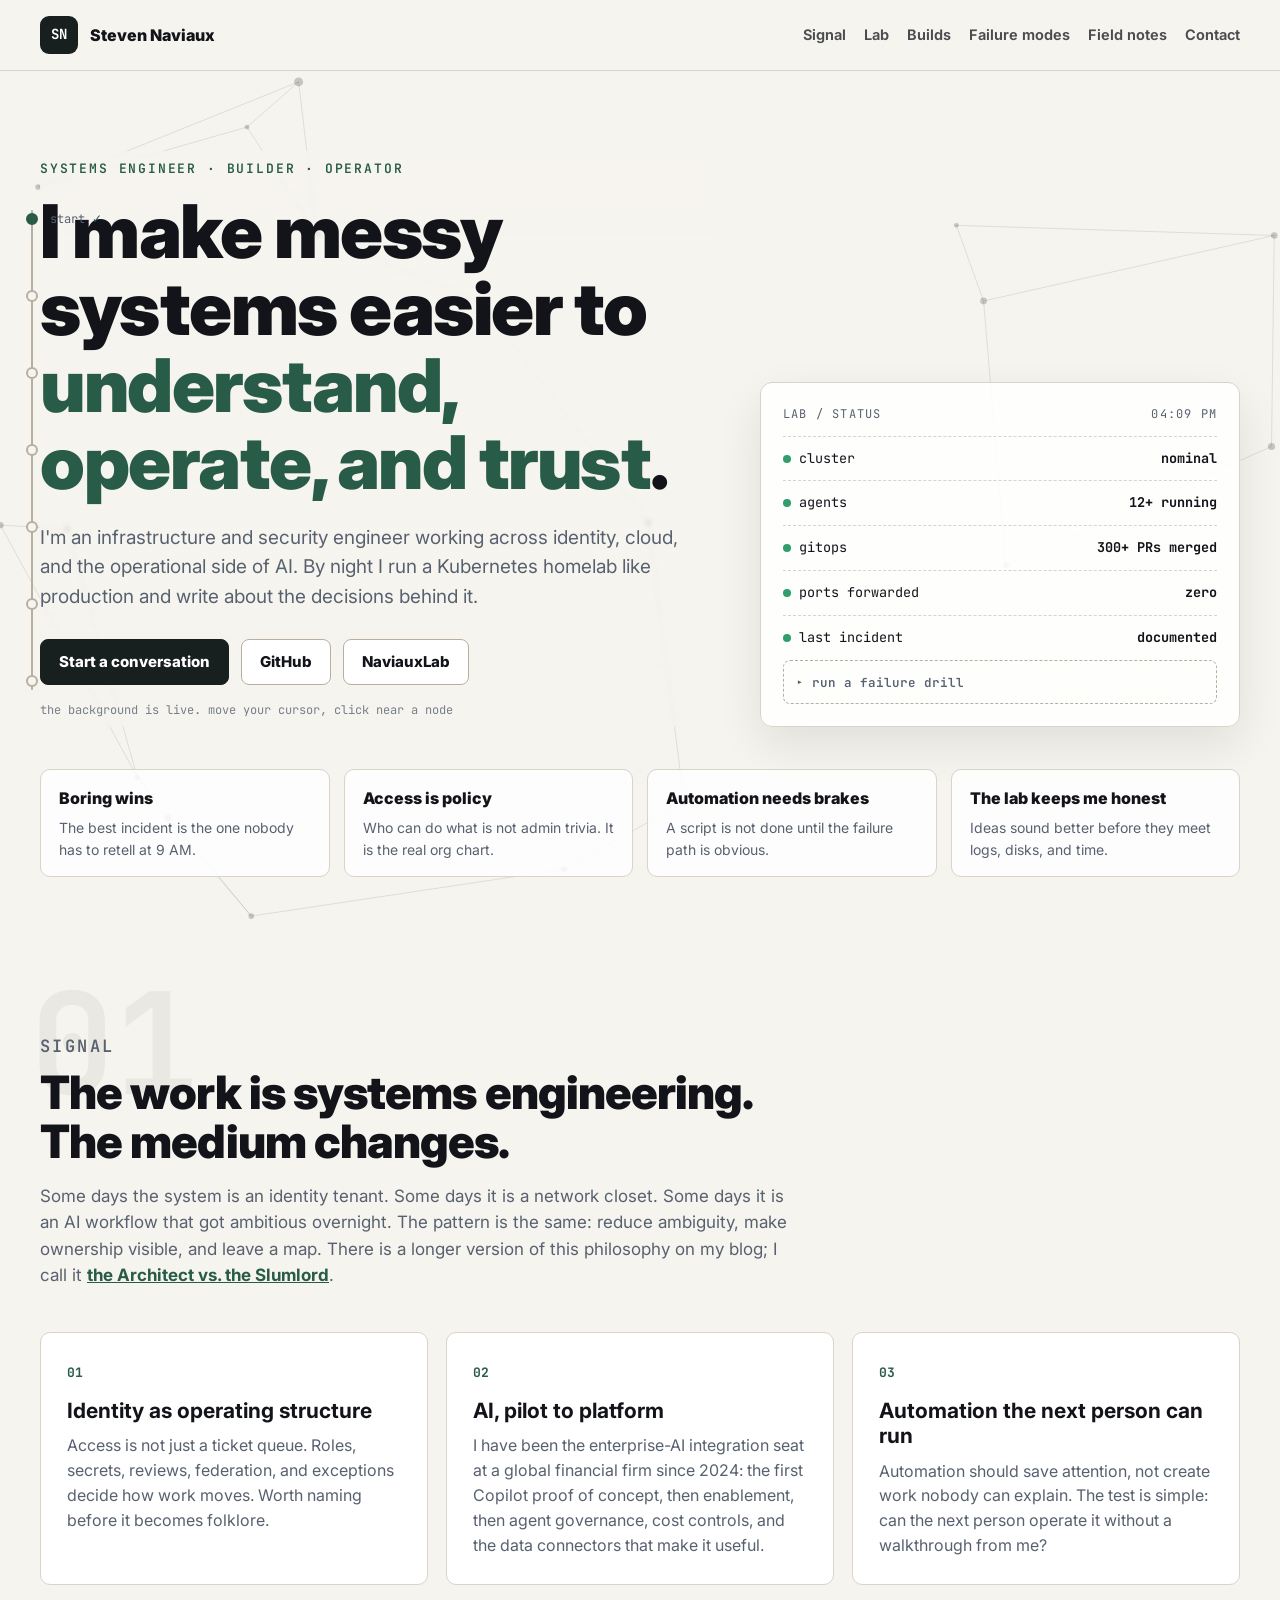
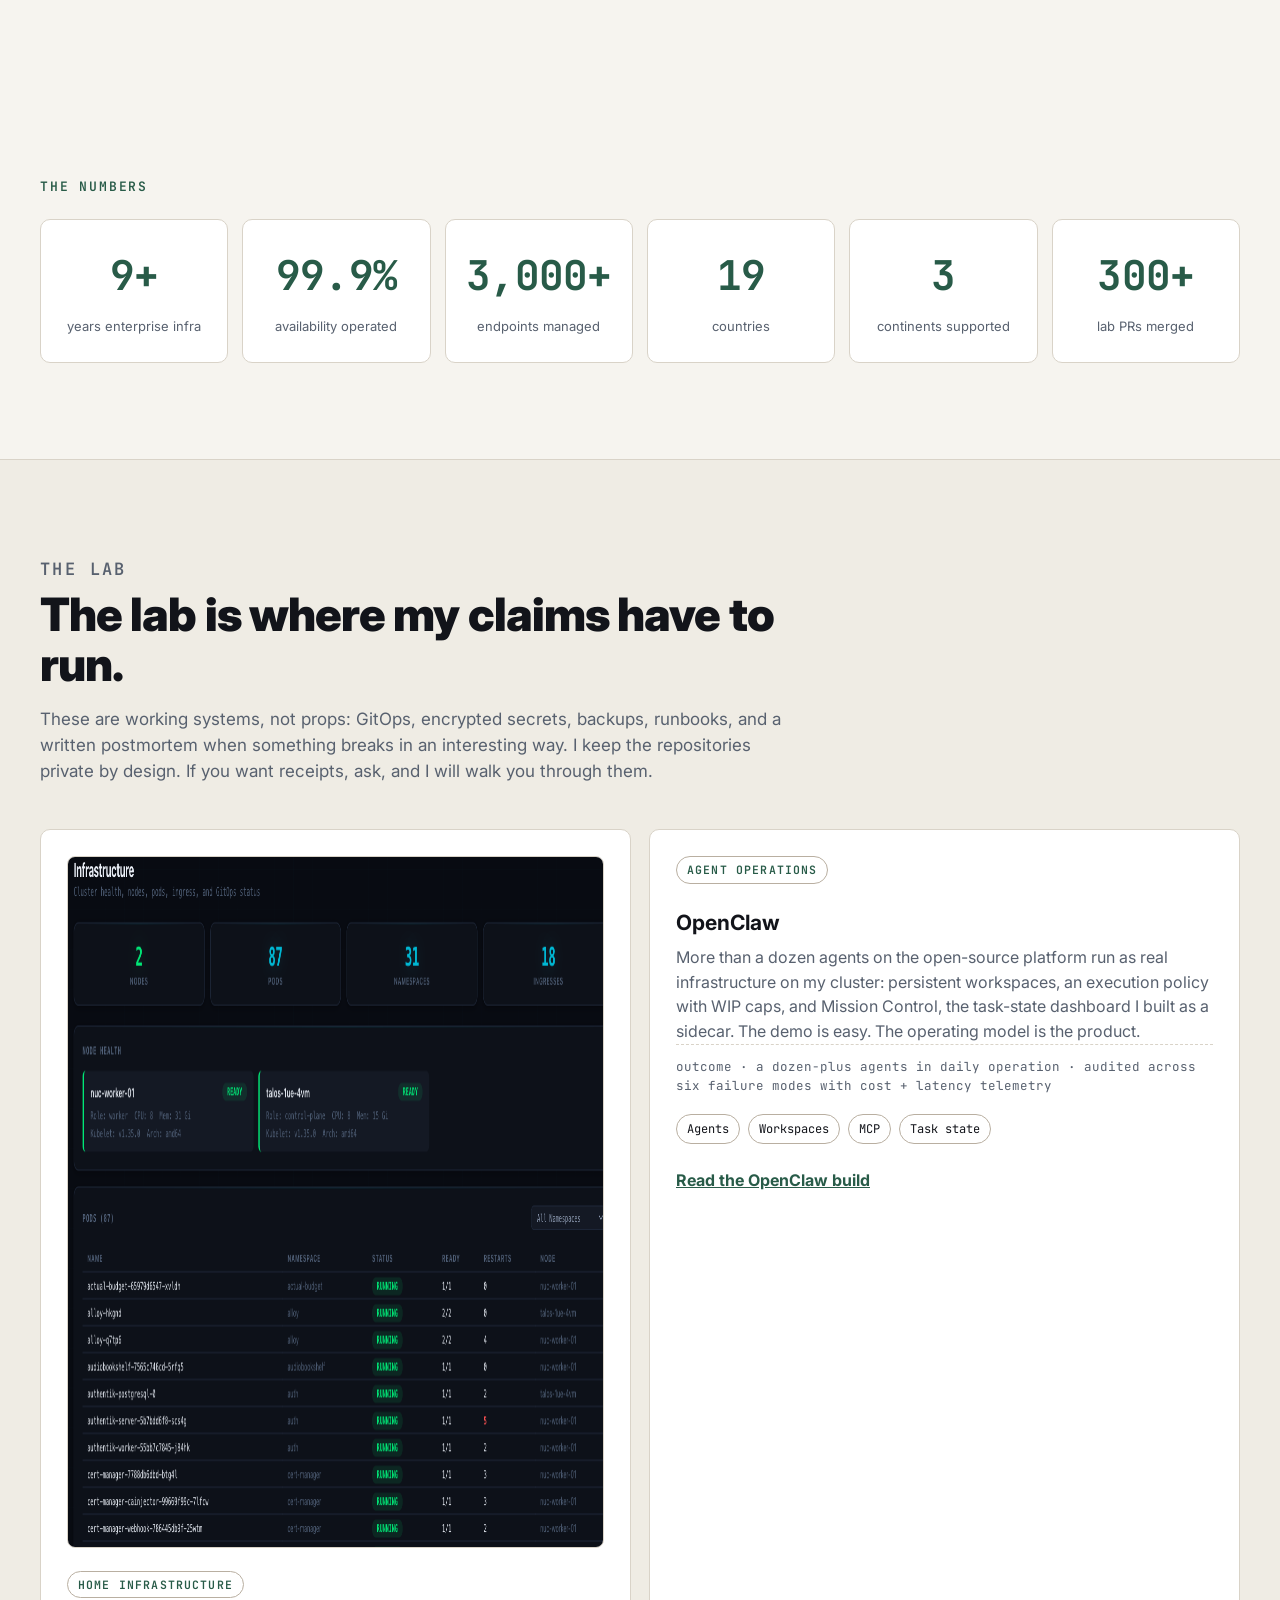
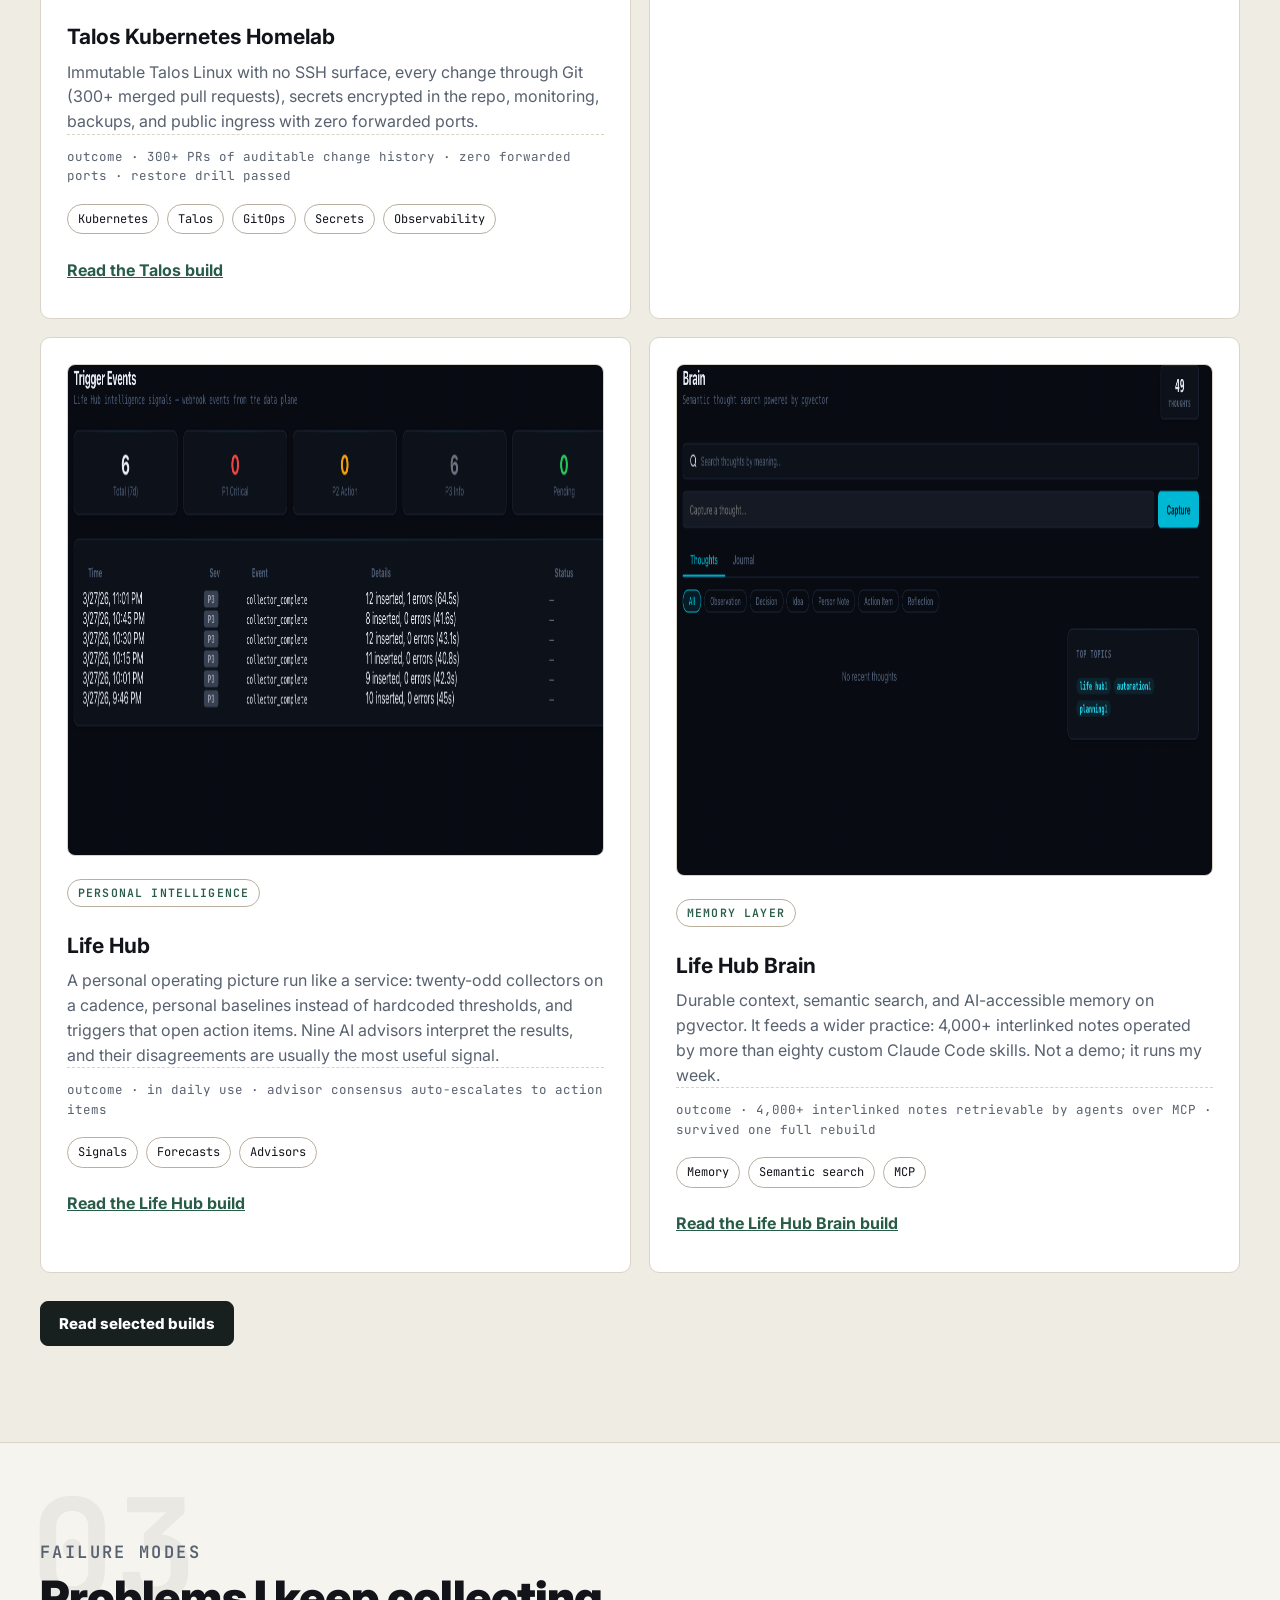
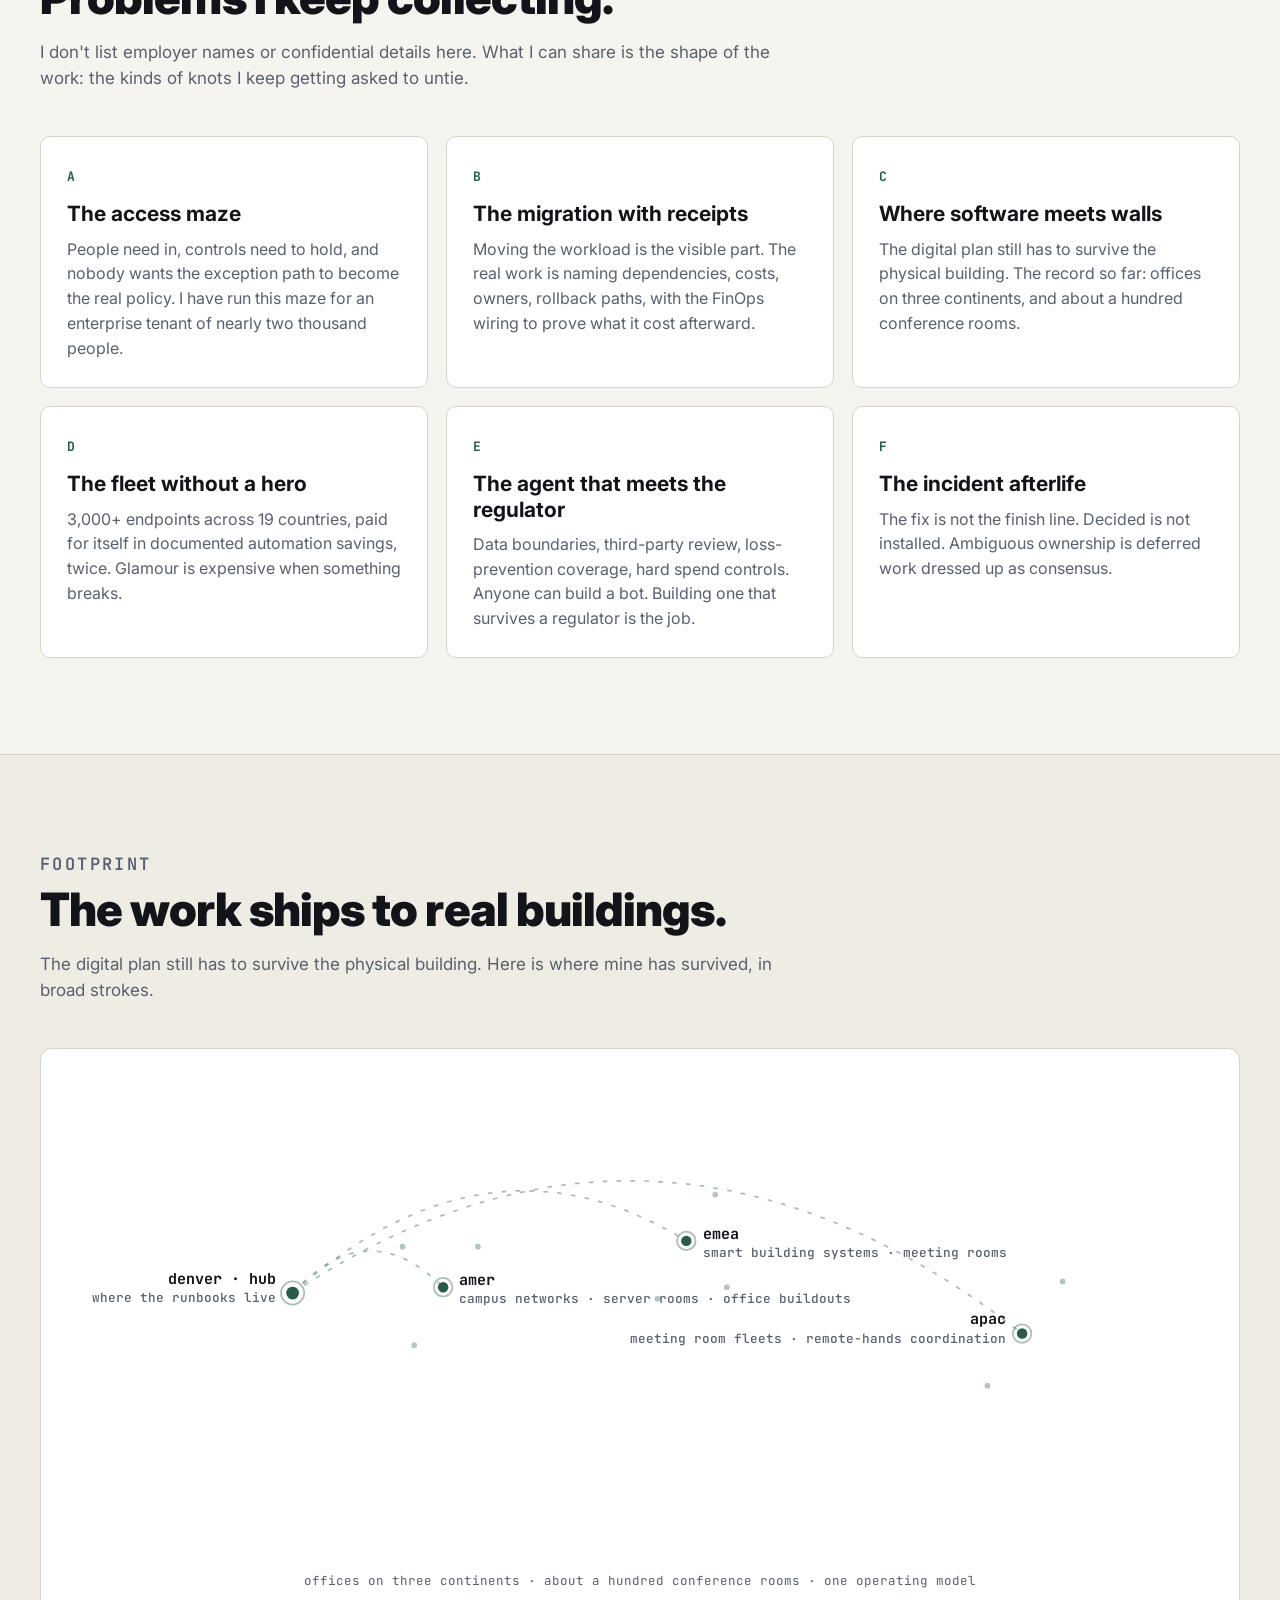
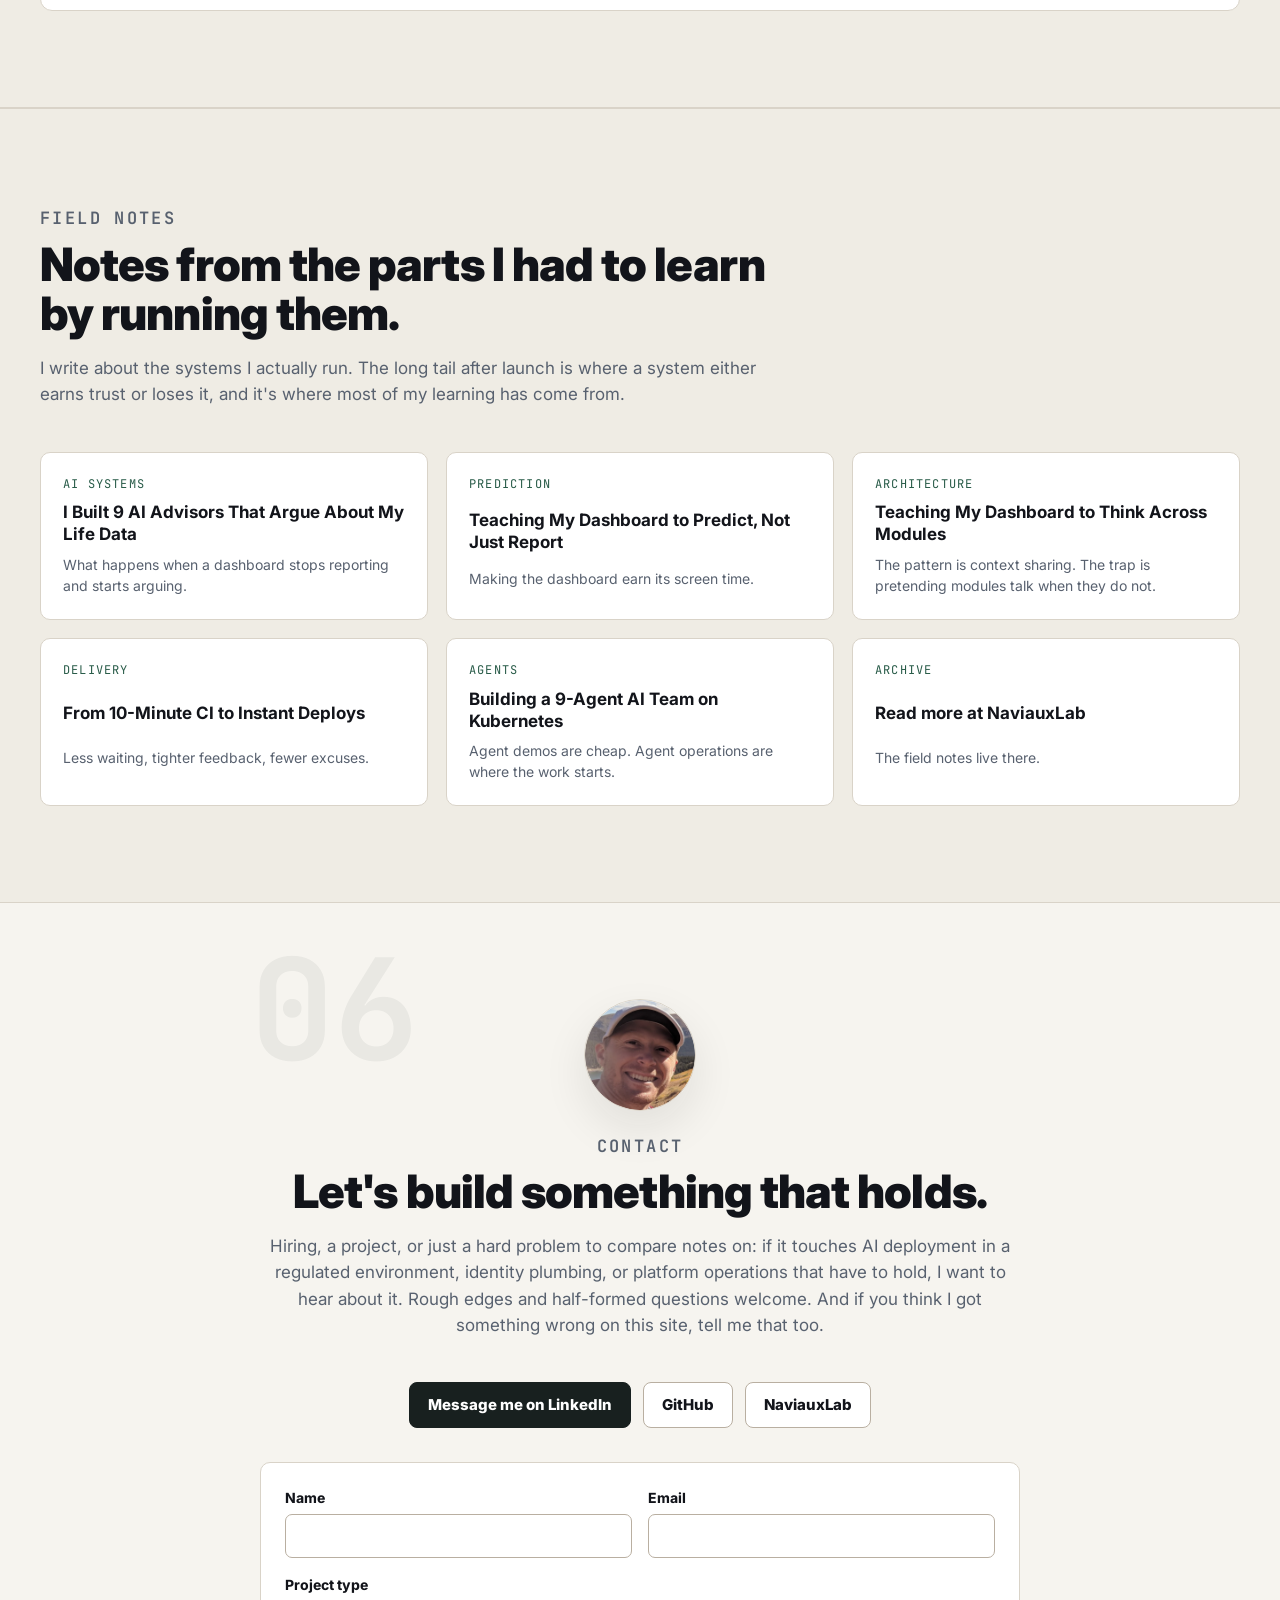
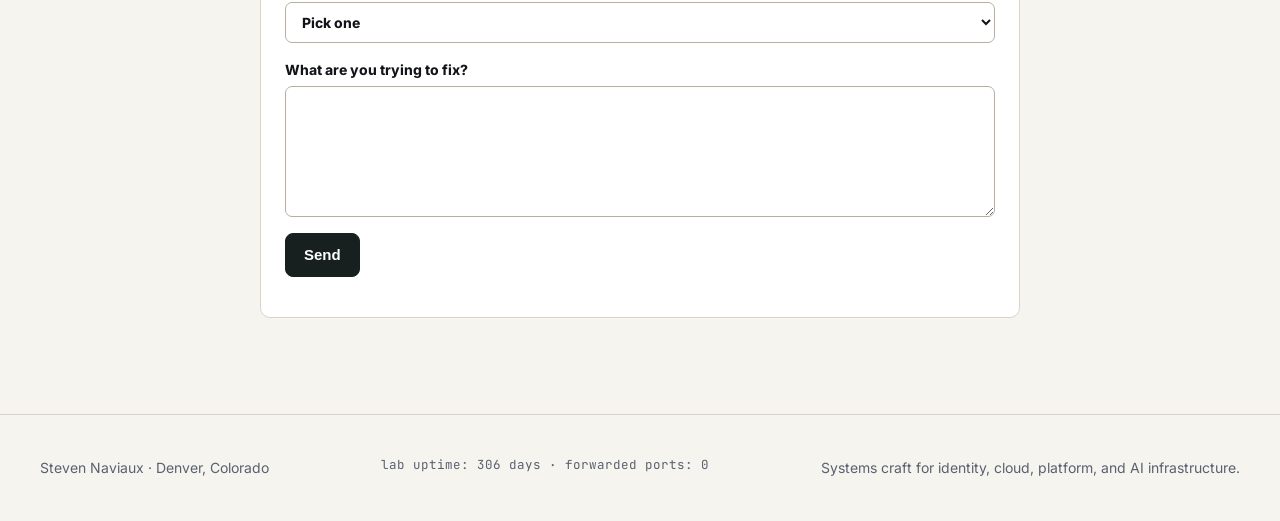
<file: index.html>
<!doctype html>
<html lang="en">
  <head>
    <meta charset="utf-8">
    <meta name="viewport" content="width=device-width, initial-scale=1, viewport-fit=cover">
    <meta name="robots" content="index,follow">
    <title>Steven Naviaux | Systems Craft</title>
    <meta name="description" content="Steven Naviaux is a systems engineer focused on identity, cloud infrastructure, and the operational layer of AI deployment: governance, cost discipline, observability, and agent operations.">
    <link rel="canonical" href="https://www.stevennaviaux.com/">
    <meta property="og:type" content="profile">
    <meta property="og:title" content="Steven Naviaux | Systems Craft">
    <meta property="og:description" content="Steven Naviaux is a systems engineer focused on identity, cloud infrastructure, and the operational layer of AI deployment: governance, cost discipline, observability, and agent operations.">
    <meta property="og:url" content="https://www.stevennaviaux.com/">
    <meta property="og:image" content="https://www.stevennaviaux.com/assets/og-home.png">
    <meta property="og:image:width" content="1200">
    <meta property="og:image:height" content="630">
    <meta property="og:image:alt" content="Steven Naviaux: I make messy systems easier to understand, operate, and trust.">
    <meta name="twitter:card" content="summary_large_image">
    <meta name="twitter:title" content="Steven Naviaux | Systems Craft">
    <meta name="twitter:description" content="Steven Naviaux is a systems engineer focused on identity, cloud infrastructure, and the operational layer of AI deployment: governance, cost discipline, observability, and agent operations.">
    <meta name="twitter:image" content="https://www.stevennaviaux.com/assets/og-home.png">
    <meta name="twitter:image:alt" content="Steven Naviaux: I make messy systems easier to understand, operate, and trust.">
    <link rel="icon" type="image/svg+xml" href="assets/favicon.svg">
    <link rel="preconnect" href="https://fonts.googleapis.com">
    <link rel="preconnect" href="https://fonts.gstatic.com" crossorigin>
    <link rel="stylesheet" href="https://fonts.googleapis.com/css2?family=Inter:wght@400..900&amp;family=JetBrains+Mono:wght@400;600;700&amp;display=swap">
    <link rel="stylesheet" href="/assets/ux-fixes.css?v=20260713">
    <style>
      :root {
        --ink: #12141a;
        --muted: #58616f;
        --paper: #f6f4ef;
        --panel: #ffffff;
        --line: #d9d3c8;
        --line-strong: #b9afa1;
        --forest: #285b48;
        --charcoal: #18201f;
        --mono: "JetBrains Mono", ui-monospace, SFMono-Regular, Menlo, monospace;
        --shadow: 0 18px 45px rgba(18, 20, 26, 0.09);
      }
      * { box-sizing: border-box; }
      html { scroll-behavior: smooth; }
      body {
        margin: 0;
        background: var(--paper);
        color: var(--ink);
        font-family: Inter, ui-sans-serif, system-ui, sans-serif;
        line-height: 1.55;
      }
      a { color: inherit; }
      :focus-visible { outline: 3px solid var(--forest); outline-offset: 3px; }
      main[id], section[id] { scroll-margin-top: 96px; }

      .ribbon {
        background: var(--charcoal);
        color: #f6f4ef;
        font-family: var(--mono);
        font-size: 12.5px;
        padding: 9px 24px;
        letter-spacing: 0.04em;
      }
      .ribbon strong { color: #8fd4b4; }

      /* pipeline spine */
      .spine {
        position: fixed; left: 26px; top: 50%; transform: translateY(-50%);
        height: min(54vh, 480px); z-index: 40;
        display: flex; flex-direction: column; justify-content: space-between;
      }
      .spine-line {
        position: absolute; left: 5px; top: 0; bottom: 0; width: 2px;
        background: var(--line-strong); border-radius: 2px;
      }
      .spine-fill {
        position: absolute; left: 0; top: 0; width: 100%; height: 0;
        background: var(--forest);
        border-radius: 2px;
        transition: height 0.15s linear;
      }
      .spine-node {
        position: relative; display: flex; align-items: center; gap: 12px;
        text-decoration: none; font-family: var(--mono); font-size: 12px; color: var(--muted);
      }
      .spine-node i {
        width: 12px; height: 12px; border-radius: 50%;
        background: var(--paper); border: 2px solid var(--line-strong);
        transition: background 0.3s, border-color 0.3s; flex: 0 0 auto;
      }
      .spine-node span { opacity: 0; transform: translateX(-6px); transition: opacity 0.25s, transform 0.25s; }
      .spine-node:hover span, .spine-node:focus-visible span, .spine-node.active span { opacity: 1; transform: none; }
      .spine-node.done i { background: var(--forest); border-color: var(--forest); }
      .spine-node.done span::after { content: " ✓"; color: var(--forest); }
      @media (max-width: 1180px) { .spine { display: none; } }

      /* chaos drill + toast */
      .chaos {
        font-family: var(--mono); font-size: 12.5px; font-weight: 600;
        border: 1px dashed var(--line-strong); border-radius: 7px;
        background: transparent; color: var(--muted);
        padding: 9px 12px; cursor: pointer; text-align: left;
        transition: color 0.2s, border-color 0.2s;
      }
      .chaos:hover:not(:disabled) { color: var(--forest); border-color: var(--forest); }
      .chaos:disabled { cursor: wait; color: #c0392b; border-color: #c0392b; }
      .status-row.down .dot { background: #c0392b; animation-duration: 0.6s; }
      .status-row.down b { color: #c0392b; }
      .toast {
        position: fixed; right: 22px; bottom: 22px; z-index: 70;
        background: var(--charcoal); color: #efece4;
        font-family: var(--mono); font-size: 13px;
        border-radius: 9px; padding: 14px 18px; box-shadow: var(--shadow);
        opacity: 0; transform: translateY(14px); transition: opacity 0.3s, transform 0.3s;
        pointer-events: none; max-width: 340px;
      }
      .toast.show { opacity: 1; transform: none; }
      .toast b { color: #8fd4b4; }
      .hint { font-family: var(--mono); font-size: 12px; color: var(--muted); margin: 16px 0 0; opacity: 0.8; }

      header.site {
        position: sticky; top: 0; z-index: 50;
        display: flex; align-items: center; justify-content: space-between; gap: 20px;
        padding: 16px 40px;
        background: rgba(246, 244, 239, 0.88);
        backdrop-filter: blur(10px);
        border-bottom: 1px solid var(--line);
      }
      .brand { display: flex; align-items: center; gap: 12px; font-weight: 850; text-decoration: none; }
      .brand-mark {
        display: inline-grid; place-items: center; width: 38px; height: 38px;
        border-radius: 9px; background: var(--charcoal); color: #fff;
        font-family: var(--mono); font-size: 14px; font-weight: 700;
      }
      nav.links { display: flex; flex-wrap: wrap; gap: 18px; font-size: 14.5px; font-weight: 650; }
      nav.links a { text-decoration: none; opacity: 0.75; transition: opacity 0.15s; }
      nav.links a:hover { opacity: 1; }

      /* hero */
      .hero {
        position: relative;
        min-height: 92vh;
        display: grid;
        align-items: center;
        padding: 80px 40px 60px;
        overflow: hidden;
      }
      #topology {
        position: absolute; inset: 0; width: 100%; height: 100%;
        display: block;
      }
      .hero-inner {
        position: relative;
        max-width: 1200px;
        margin: 0 auto;
        width: 100%;
        display: grid;
        grid-template-columns: minmax(0, 1.4fr) minmax(0, 1fr);
        gap: 48px;
        align-items: end;
      }
      .hero-copy {
        background: linear-gradient(180deg, rgba(246,244,239,0.72), rgba(246,244,239,0.55));
        backdrop-filter: blur(2px);
        border-radius: 12px;
        padding: 8px 12px 8px 0;
      }
      .eyebrow {
        font-family: var(--mono);
        font-size: 13px; font-weight: 600;
        letter-spacing: 0.14em; text-transform: uppercase;
        color: var(--forest);
        margin: 0 0 14px;
      }
      .hero h1 {
        font-size: clamp(40px, 5.8vw, 74px);
        line-height: 1.04;
        letter-spacing: -0.02em;
        margin: 0 0 22px;
        font-weight: 880;
      }
      .hero h1 .accent { color: var(--forest); }
      .hero-lede { font-size: 19px; color: var(--muted); max-width: 640px; margin: 0 0 28px; }
      .actions { display: flex; flex-wrap: wrap; gap: 12px; }
      .button {
        display: inline-flex; align-items: center; justify-content: center;
        min-height: 44px; padding: 10px 18px;
        border: 1px solid var(--line-strong); border-radius: 8px;
        background: #fff; font-size: 15px; font-weight: 800; text-decoration: none;
        transition: transform 0.15s ease, box-shadow 0.15s ease, border-color 0.15s;
      }
      .button:hover { transform: translateY(-2px); box-shadow: var(--shadow); border-color: var(--ink); }
      .button-primary { background: var(--charcoal); border-color: var(--charcoal); color: #fff; }

      .statusboard {
        border: 1px solid var(--line);
        border-radius: 12px;
        background: rgba(255,255,255,0.9);
        box-shadow: var(--shadow);
        padding: 22px;
        font-family: var(--mono);
        font-size: 13.5px;
        display: grid;
        gap: 12px;
      }
      .statusboard header {
        all: unset;
        display: flex; justify-content: space-between;
        color: var(--muted); font-size: 12px; letter-spacing: 0.1em; text-transform: uppercase;
      }
      .status-row { display: flex; justify-content: space-between; gap: 12px; border-top: 1px dashed var(--line); padding-top: 11px; }
      .status-row b { font-weight: 700; }
      .dot { display: inline-block; width: 8px; height: 8px; border-radius: 50%; background: #2f9e6e; margin-right: 8px; animation: pulse 2.4s ease-in-out infinite; }
      @keyframes pulse { 0%,100% { opacity: 1; } 50% { opacity: 0.35; } }

      /* principles strip */
      .principles {
        max-width: 1200px; margin: 42px auto 0; position: relative;
        display: grid; grid-template-columns: repeat(4, 1fr); gap: 14px;
      }
      .principles div {
        background: rgba(255,255,255,0.86); border: 1px solid var(--line); border-radius: 10px; padding: 16px 18px;
      }
      .principles dt { font-weight: 850; font-size: 16px; margin-bottom: 6px; }
      .principles dd { margin: 0; color: var(--muted); font-size: 14px; }

      /* sections */
      section.block { padding: 96px 40px; }
      .inner { max-width: 1200px; margin: 0 auto; }
      .section-head { max-width: 760px; margin-bottom: 44px; position: relative; }
      .section-head h2 { font-size: clamp(30px, 3.8vw, 46px); line-height: 1.08; letter-spacing: -0.02em; margin: 8px 0 16px; font-weight: 870; }
      .section-head p { color: var(--muted); font-size: 17px; margin: 0; }
      .band { background: #efece4; border-top: 1px solid var(--line); border-bottom: 1px solid var(--line); }

      .grid3 { display: grid; grid-template-columns: repeat(3, 1fr); gap: 18px; }
      .grid2 { display: grid; grid-template-columns: repeat(2, 1fr); gap: 18px; }
      .card {
        background: var(--panel); border: 1px solid var(--line); border-radius: 10px; padding: 26px;
        transition: transform 0.2s ease, box-shadow 0.2s ease;
      }
      .card:hover { transform: translateY(-4px); box-shadow: var(--shadow); }
      .card h3 { margin: 14px 0 10px; font-size: 21px; line-height: 1.2; }
      .card p { color: var(--muted); margin: 0; }
      .kicker { font-family: var(--mono); font-weight: 700; color: var(--forest); font-size: 13px; }
      .plabel {
        display: inline-block; font-family: var(--mono); font-size: 11.5px; font-weight: 600;
        letter-spacing: 0.1em; text-transform: uppercase; color: var(--forest);
        border: 1px solid var(--line-strong); border-radius: 999px; padding: 4px 10px; margin-bottom: 12px;
      }
      .shot { width: 100%; border-radius: 8px; border: 1px solid var(--line); margin-bottom: 16px; }
      .tags { display: flex; flex-wrap: wrap; gap: 8px; list-style: none; margin: 18px 0 0; padding: 0; }
      .tags li { font-family: var(--mono); font-size: 12px; border: 1px solid var(--line-strong); border-radius: 999px; padding: 5px 10px; }

      .writing-card {
        display: grid; gap: 8px; text-decoration: none;
        background: var(--panel); border: 1px solid var(--line); border-radius: 10px; padding: 22px;
        transition: transform 0.2s ease, box-shadow 0.2s ease;
      }
      .writing-card:hover { transform: translateY(-4px); box-shadow: var(--shadow); }
      .writing-card span { font-family: var(--mono); font-size: 12px; color: var(--forest); text-transform: uppercase; letter-spacing: 0.1em; }
      .writing-card strong { font-size: 17px; line-height: 1.3; }
      .writing-card small { color: var(--muted); font-size: 14px; }

      .quiet-link { color: var(--forest); font-weight: 700; }

      /* outcome lines */
      .outcome {
        font-family: var(--mono); font-size: 12.5px; color: var(--forest);
        margin: 16px 0 0; padding-top: 12px; border-top: 1px dashed var(--line);
      }
      .outcome::before { content: "outcome · "; color: var(--muted); }

      /* contact */
      .contact { text-align: center; }
      .contact .section-head { margin-left: auto; margin-right: auto; }
      .contact-headshot {
        display: block; width: 112px; height: 112px; margin: 0 auto 22px;
        border-radius: 50%; border: 1px solid var(--line); box-shadow: var(--shadow);
      }
      .contact-links { display: flex; justify-content: center; flex-wrap: wrap; gap: 12px; margin-top: 26px; }

      footer.site {
        display: flex; justify-content: space-between; flex-wrap: wrap; gap: 12px;
        border-top: 1px solid var(--line); padding: 28px 40px; font-size: 14px; color: var(--muted);
      }

      /* receipts counters */
      .stats { display: grid; grid-template-columns: repeat(6, 1fr); gap: 14px; }
      .stat {
        background: var(--panel); border: 1px solid var(--line); border-radius: 10px;
        padding: 24px 16px; text-align: center;
      }
      .stat b {
        display: block; font-family: var(--mono); font-weight: 700;
        font-size: clamp(28px, 3.2vw, 44px); letter-spacing: -0.02em;
        color: var(--forest); margin-bottom: 6px;
      }
      .stat span { font-size: 13px; color: var(--muted); }

      /* footprint map */
      .map-wrap {
        background: var(--panel); border: 1px solid var(--line); border-radius: 12px;
        padding: 24px 20px 16px; overflow: hidden;
      }
      .map-svg { width: 100%; height: auto; display: block; }
      .map-caption {
        font-family: var(--mono); font-size: 12.5px; color: var(--muted);
        text-align: center; margin: 12px 0 4px;
      }
      .region-label {
        font: 600 13px var(--mono); fill: rgba(88, 97, 111, 0.35);
        letter-spacing: 0.3em; text-transform: uppercase;
      }
      .city-dot { fill: var(--forest); }
      .city-halo {
        fill: none; stroke: rgba(40, 91, 72, 0.4); stroke-width: 1.5;
        transform-box: fill-box; transform-origin: center;
        animation: halo 2.8s ease-out infinite;
      }
      @keyframes halo {
        0% { transform: scale(0.5); opacity: 1; }
        100% { transform: scale(2.1); opacity: 0; }
      }
      .city-label { font: 700 13px var(--mono); fill: var(--ink); }
      .city-chip { font: 500 11px var(--mono); fill: var(--muted); }
      .arc {
        fill: none; stroke: rgba(40, 91, 72, 0.4); stroke-width: 1.5;
        stroke-dasharray: 4 8; animation: dashmove 3s linear infinite;
      }
      @keyframes dashmove { to { stroke-dashoffset: -120; } }

      /* section numerals */
      .section-head::before {
        content: attr(data-num);
        position: absolute; top: -60px; left: -10px; z-index: -1;
        font-family: var(--mono); font-weight: 700; line-height: 1;
        font-size: clamp(90px, 11vw, 150px);
        color: rgba(24, 32, 31, 0.055);
        pointer-events: none;
      }

      /* nav underlines */
      nav.links a { position: relative; }
      nav.links a::after {
        content: ""; position: absolute; left: 0; right: 0; bottom: -4px; height: 2px;
        background: var(--forest); transform: scaleX(0); transform-origin: left;
        transition: transform 0.25s ease;
      }
      nav.links a:hover::after, nav.links a:focus-visible::after { transform: scaleX(1); }

      /* footer uptime */
      footer.site .uptime { font-family: var(--mono); font-size: 12.5px; }

      .skip-link {
        position: absolute; left: 16px; top: 12px; z-index: 120;
        transform: translateY(-200%);
        border-radius: 6px; background: var(--ink); color: #ffffff;
        padding: 10px 14px; text-decoration: none; font-weight: 700;
      }
      .skip-link:focus { transform: translateY(0); }

      /* lead form */
      .lead-form {
        background: var(--panel); border: 1px solid var(--line); border-radius: 10px;
        display: grid; gap: 16px; grid-template-columns: repeat(2, minmax(0, 1fr));
        margin: 34px auto 0; max-width: 760px; padding: 24px; text-align: left;
      }
      .lead-form label { display: grid; gap: 6px; font-size: 14px; font-weight: 750; }
      .lead-form label.full { grid-column: 1 / -1; }
      .lead-form input, .lead-form select, .lead-form textarea {
        border: 1px solid var(--line-strong); border-radius: 7px;
        padding: 10px 12px; font: inherit; background: #ffffff; color: var(--ink);
        width: 100%; min-width: 0;
      }
      .lead-form label { min-width: 0; }
      .lead-form textarea { resize: vertical; }
      .lead-form .honeypot { position: absolute; left: -9999px; }
      .lead-form button { grid-column: 1 / -1; justify-self: start; }
      .form-status { grid-column: 1 / -1; font-family: var(--mono); font-size: 12.5px; color: var(--muted); margin: 0; }

      /* reveal on scroll (hidden state only applies once JS has confirmed itself via .js) */
      .js .reveal { opacity: 0; transform: translateY(26px); transition: opacity 0.6s ease, transform 0.6s ease; }
      .reveal.visible { opacity: 1; transform: none; }
      .js .reveal-stagger > * { opacity: 0; transform: translateY(26px); transition: opacity 0.55s ease, transform 0.55s ease; }
      .reveal-stagger.visible > * { opacity: 1; transform: none; }
      .reveal-stagger.visible > *:nth-child(2) { transition-delay: 0.08s; }
      .reveal-stagger.visible > *:nth-child(3) { transition-delay: 0.16s; }
      .reveal-stagger.visible > *:nth-child(4) { transition-delay: 0.24s; }
      .reveal-stagger.visible > *:nth-child(5) { transition-delay: 0.32s; }
      .reveal-stagger.visible > *:nth-child(6) { transition-delay: 0.4s; }

      @media (max-width: 980px) {
        .hero-inner { grid-template-columns: 1fr; align-items: start; }
        .principles { grid-template-columns: repeat(2, 1fr); }
        .grid3, .grid2 { grid-template-columns: repeat(2, 1fr); }
        .stats { grid-template-columns: repeat(3, 1fr); }
      }
      @media (max-width: 680px) {
        header.site, section.block, footer.site { padding-left: 20px; padding-right: 20px; }
        .hero { padding: 60px 20px 40px; }
        .principles, .grid3, .grid2 { grid-template-columns: 1fr; }
        .stats { grid-template-columns: repeat(2, 1fr); }
        .section-head::before { font-size: 80px; top: -44px; }
        .lead-form { grid-template-columns: 1fr; }
        main[id], section[id] { scroll-margin-top: 150px; }
      }
      @media (prefers-reduced-motion: reduce) {
        html { scroll-behavior: auto; }
        *, *::before, *::after { animation-duration: 0.01ms !important; transition-duration: 0.01ms !important; }
        .reveal, .reveal-stagger > * { opacity: 1 !important; transform: none !important; }
        .hint { display: none; }
        .city-halo, .arc, .dot { animation: none; }
      }
    </style>
    <script src="/assets/htmx.min.js" defer></script>
    <script src="/assets/site-ui.js" defer></script>
    <script src="assets/contact-form.js?v=20260713" defer></script>
    <script type="application/ld+json">
      {
        "@context": "https://schema.org",
        "@type": "Person",
        "name": "Steven Naviaux",
        "jobTitle": "Systems Engineer",
        "description": "Systems engineer focused on identity, cloud infrastructure, and the operational layer of AI deployment: governance, cost discipline, observability, agent operations.",
        "url": "https://www.stevennaviaux.com/",
        "image": "https://www.stevennaviaux.com/assets/headshot.png",
        "address": {
          "@type": "PostalAddress",
          "addressLocality": "Denver",
          "addressRegion": "CO",
          "addressCountry": "US"
        },
        "sameAs": [
          "https://www.linkedin.com/in/snaviaux/",
          "https://github.com/snaviaux",
          "https://steven.naviauxlab.com/"
        ],
        "knowsAbout": [
          "Identity systems",
          "Hybrid cloud",
          "AI governance",
          "Agent operations",
          "Microsoft 365 Copilot",
          "Kubernetes",
          "GitOps",
          "MCP",
          "Technical writing"
        ]
      }
    </script>
    <script defer src="https://umami.naviauxlab.com/script.js" data-website-id="bd5ea328-8098-4c85-b3f9-f597d5456130" data-domains="www.stevennaviaux.com" data-exclude-search="true" data-exclude-hash="true" integrity="sha384-KovSIPpdrAZNHs+M91d7FOrLat5rqcpTtQUq/GLIzYwAt+eN0EQHlgdUgm/0U2j+" crossorigin="anonymous"></script>
</head>
  <body class="portfolio-page">
    <a class="skip-link" href="#top">Skip to content</a>
    <nav class="spine" aria-label="Page progress">
      <div class="spine-line"><div class="spine-fill"></div></div>
      <a class="spine-node" href="#top" data-target="top"><i></i><span>start</span></a>
      <a class="spine-node" href="#signal" data-target="signal"><i></i><span>signal</span></a>
      <a class="spine-node" href="#lab" data-target="lab"><i></i><span>lab</span></a>
      <a class="spine-node" href="#patterns" data-target="patterns"><i></i><span>failure modes</span></a>
      <a class="spine-node" href="#footprint" data-target="footprint"><i></i><span>footprint</span></a>
      <a class="spine-node" href="#writing" data-target="writing"><i></i><span>field notes</span></a>
      <a class="spine-node" href="#contact" data-target="contact" data-umami-event="contact-open" data-umami-event-location="home-spine"><i></i><span>contact</span></a>
    </nav>
    <div class="toast" id="toast" role="status" aria-live="polite"></div>

    <header class="site">
      <a class="brand" href="#top"><span class="brand-mark">SN</span><span>Steven Naviaux</span></a>
      <nav class="links" aria-label="Sections">
        <a href="#signal" data-nav-target="signal">Signal</a>
        <a href="#lab" data-nav-target="lab">Lab</a>
        <a href="builds/" data-umami-event="builds-open" data-umami-event-location="home-header">Builds</a>
        <a href="#patterns" data-nav-target="patterns">Failure modes</a>
        <a href="#writing" data-nav-target="writing">Field notes</a>
        <a href="#contact" data-nav-target="contact" data-umami-event="contact-open" data-umami-event-location="home-header">Contact</a>
      </nav>
      <div class="mobile-nav" id="mobile-nav-slot" data-close-url="/partials/nav/home-closed.html">
        <button
          class="mobile-nav-toggle"
          id="mobile-nav-toggle"
          type="button"
          aria-label="Open navigation"
          aria-expanded="false"
          hx-get="/partials/nav/home-open.html"
          hx-target="#mobile-nav-slot"
          hx-swap="outerHTML"
        >
          <span>Menu</span>
          <span class="mobile-nav-current" data-nav-current>Start</span>
        </button>
      </div>
    </header>

    <main id="top">
      <section class="hero" aria-labelledby="hero-title">
        <canvas id="topology" aria-hidden="true"></canvas>
        <div class="hero-inner">
          <div class="hero-copy">
            <p class="eyebrow">Systems engineer · Builder · Operator</p>
            <h1 id="hero-title">I make messy systems easier to <span class="accent">understand, operate, and trust</span>.</h1>
            <p class="hero-lede">
              I'm an infrastructure and security engineer working across identity, cloud, and the operational side of AI. By night I run a Kubernetes homelab like production and write about the decisions behind it.
            </p>
            <div class="actions">
              <a class="button button-primary" href="#contact" data-umami-event="contact-open" data-umami-event-location="home-hero">Start a conversation</a>
              <a class="button" href="https://github.com/snaviaux" data-umami-event="profile-link-click" data-umami-event-destination="github" data-umami-event-location="home-hero">GitHub</a>
              <a class="button" href="https://steven.naviauxlab.com/" data-umami-event="profile-link-click" data-umami-event-destination="naviauxlab" data-umami-event-location="home-hero">NaviauxLab</a>
            </div>
            <p class="hint">
              <span class="hint-fine">the background is live. move your cursor, click near a node</span>
              <span class="hint-coarse">the background is live. tap near a node</span>
            </p>
          </div>
          <div class="statusboard" aria-label="Lab status board">
            <header><span>lab / status</span><span id="clock">--:--</span></header>
            <div class="status-row" id="clusterRow"><span><span class="dot"></span>cluster</span><b id="clusterState">nominal</b></div>
            <div class="status-row"><span><span class="dot"></span>agents</span><b>12+ running</b></div>
            <div class="status-row"><span><span class="dot"></span>gitops</span><b>300+ PRs merged</b></div>
            <div class="status-row"><span><span class="dot"></span>ports forwarded</span><b>zero</b></div>
            <div class="status-row"><span><span class="dot"></span>last incident</span><b id="lastIncident">documented</b></div>
            <button class="chaos" id="chaosBtn" type="button">▸ run a failure drill</button>
          </div>
        </div>
        <dl class="principles reveal-stagger" aria-label="Operating principles">
          <div><dt>Boring wins</dt><dd>The best incident is the one nobody has to retell at 9 AM.</dd></div>
          <div><dt>Access is policy</dt><dd>Who can do what is not admin trivia. It is the real org chart.</dd></div>
          <div><dt>Automation needs brakes</dt><dd>A script is not done until the failure path is obvious.</dd></div>
          <div><dt>The lab keeps me honest</dt><dd>Ideas sound better before they meet logs, disks, and time.</dd></div>
        </dl>
      </section>

      <section class="block" id="signal">
        <div class="inner">
          <div class="section-head reveal" data-num="01">
            <p class="eyebrow">Signal</p>
            <h2>The work is systems engineering. The medium changes.</h2>
            <p>Some days the system is an identity tenant. Some days it is a network closet. Some days it is an AI workflow that got ambitious overnight. The pattern is the same: reduce ambiguity, make ownership visible, and leave a map. There is a longer version of this philosophy on my blog; I call it <a class="quiet-link" href="https://steven.naviauxlab.com/about/">the Architect vs. the Slumlord</a>.</p>
          </div>
          <div class="grid3 reveal-stagger">
            <article class="card">
              <span class="kicker">01</span>
              <h3>Identity as operating structure</h3>
              <p>Access is not just a ticket queue. Roles, secrets, reviews, federation, and exceptions decide how work moves. Worth naming before it becomes folklore.</p>
            </article>
            <article class="card">
              <span class="kicker">02</span>
              <h3>AI, pilot to platform</h3>
              <p>I have been the enterprise-AI integration seat at a global financial firm since 2024: the first Copilot proof of concept, then enablement, then agent governance, cost controls, and the data connectors that make it useful.</p>
            </article>
            <article class="card">
              <span class="kicker">03</span>
              <h3>Automation the next person can run</h3>
              <p>Automation should save attention, not create work nobody can explain. The test is simple: can the next person operate it without a walkthrough from me?</p>
            </article>
          </div>
        </div>
      </section>

      <section class="block" id="receipts" aria-label="Vitals">
        <div class="inner">
          <p class="eyebrow reveal" style="margin-bottom: 22px;">The numbers</p>
          <div class="stats reveal-stagger">
            <div class="stat"><b data-count="9" data-suffix="+">0</b><span>years enterprise infra</span></div>
            <div class="stat"><b data-count="99.9" data-decimals="1" data-suffix="%">0</b><span>availability operated</span></div>
            <div class="stat"><b data-count="3000" data-suffix="+">0</b><span>endpoints managed</span></div>
            <div class="stat"><b data-count="19">0</b><span>countries</span></div>
            <div class="stat"><b data-count="3">0</b><span>continents supported</span></div>
            <div class="stat"><b data-count="300" data-suffix="+">0</b><span>lab PRs merged</span></div>
          </div>
        </div>
      </section>

      <section class="block band" id="lab">
        <div class="inner">
          <div class="section-head reveal" data-num="02">
            <p class="eyebrow">The lab</p>
            <h2>The lab is where my claims have to run.</h2>
            <p>These are working systems, not props: GitOps, encrypted secrets, backups, runbooks, and a written postmortem when something breaks in an interesting way. I keep the repositories private by design. If you want receipts, ask, and I will walk you through them.</p>
          </div>
          <div class="grid2 reveal-stagger">
            <article class="card">
              <img class="shot" src="assets/lab-infra.png" alt="Infrastructure dashboard showing cluster health, nodes, pods, namespaces, and ingress status." width="1140" height="692" loading="lazy" decoding="async">
              <span class="plabel">Home infrastructure</span>
              <h3>Talos Kubernetes Homelab</h3>
              <p>Immutable Talos Linux with no SSH surface, every change through Git (300+ merged pull requests), secrets encrypted in the repo, monitoring, backups, and public ingress with zero forwarded ports.</p>
              <p class="outcome">300+ PRs of auditable change history · zero forwarded ports · restore drill passed</p>
              <ul class="tags"><li>Kubernetes</li><li>Talos</li><li>GitOps</li><li>Secrets</li><li>Observability</li></ul>
              <a class="quiet-link card-proof-link" href="builds/#talos" data-umami-event="builds-open" data-umami-event-location="home-lab-card" data-umami-event-build="talos">Read the Talos build</a>
            </article>
            <article class="card">
              <span class="plabel">Agent operations</span>
              <h3>OpenClaw</h3>
              <p>More than a dozen agents on the open-source platform run as real infrastructure on my cluster: persistent workspaces, an execution policy with WIP caps, and Mission Control, the task-state dashboard I built as a sidecar. The demo is easy. The operating model is the product.</p>
              <p class="outcome">a dozen-plus agents in daily operation · audited across six failure modes with cost + latency telemetry</p>
              <ul class="tags"><li>Agents</li><li>Workspaces</li><li>MCP</li><li>Task state</li></ul>
              <a class="quiet-link card-proof-link" href="builds/#openclaw" data-umami-event="builds-open" data-umami-event-location="home-lab-card" data-umami-event-build="openclaw">Read the OpenClaw build</a>
            </article>
            <article class="card">
              <img class="shot" src="assets/lab-triggers.png" alt="Mission Control trigger events view showing Life Hub intelligence signals and collector status." width="1140" height="492" loading="lazy" decoding="async">
              <span class="plabel">Personal intelligence</span>
              <h3>Life Hub</h3>
              <p>A personal operating picture run like a service: twenty-odd collectors on a cadence, personal baselines instead of hardcoded thresholds, and triggers that open action items. Nine AI advisors interpret the results, and their disagreements are usually the most useful signal.</p>
              <p class="outcome">in daily use · advisor consensus auto-escalates to action items</p>
              <ul class="tags"><li>Signals</li><li>Forecasts</li><li>Advisors</li></ul>
              <a class="quiet-link card-proof-link" href="builds/#life-hub" data-umami-event="builds-open" data-umami-event-location="home-lab-card" data-umami-event-build="life-hub">Read the Life Hub build</a>
            </article>
            <article class="card">
              <img class="shot" src="assets/lab-brain.png" alt="Semantic thought search interface with topic filters and search controls." width="1140" height="512" loading="lazy" decoding="async">
              <span class="plabel">Memory layer</span>
              <h3>Life Hub Brain</h3>
              <p>Durable context, semantic search, and AI-accessible memory on pgvector. It feeds a wider practice: 4,000+ interlinked notes operated by more than eighty custom Claude Code skills. Not a demo; it runs my week.</p>
              <p class="outcome">4,000+ interlinked notes retrievable by agents over MCP · survived one full rebuild</p>
              <ul class="tags"><li>Memory</li><li>Semantic search</li><li>MCP</li></ul>
              <a class="quiet-link card-proof-link" href="builds/#brain" data-umami-event="builds-open" data-umami-event-location="home-lab-card" data-umami-event-build="brain">Read the Life Hub Brain build</a>
            </article>
          </div>
          <div class="actions reveal" style="margin-top: 28px;">
            <a class="button button-primary" href="builds/" data-umami-event="builds-open" data-umami-event-location="home-lab">Read selected builds</a>
          </div>
        </div>
      </section>

      <section class="block" id="patterns">
        <div class="inner">
          <div class="section-head reveal" data-num="03">
            <p class="eyebrow">Failure modes</p>
            <h2>Problems I keep collecting.</h2>
            <p>I don't list employer names or confidential details here. What I can share is the shape of the work: the kinds of knots I keep getting asked to untie.</p>
          </div>
          <div class="grid3 reveal-stagger">
            <article class="card"><span class="kicker">A</span><h3>The access maze</h3><p>People need in, controls need to hold, and nobody wants the exception path to become the real policy. I have run this maze for an enterprise tenant of nearly two thousand people.</p></article>
            <article class="card"><span class="kicker">B</span><h3>The migration with receipts</h3><p>Moving the workload is the visible part. The real work is naming dependencies, costs, owners, rollback paths, with the FinOps wiring to prove what it cost afterward.</p></article>
            <article class="card"><span class="kicker">C</span><h3>Where software meets walls</h3><p>The digital plan still has to survive the physical building. The record so far: offices on three continents, and about a hundred conference rooms.</p></article>
            <article class="card"><span class="kicker">D</span><h3>The fleet without a hero</h3><p>3,000+ endpoints across 19 countries, paid for itself in documented automation savings, twice. Glamour is expensive when something breaks.</p></article>
            <article class="card"><span class="kicker">E</span><h3>The agent that meets the regulator</h3><p>Data boundaries, third-party review, loss-prevention coverage, hard spend controls. Anyone can build a bot. Building one that survives a regulator is the job.</p></article>
            <article class="card"><span class="kicker">F</span><h3>The incident afterlife</h3><p>The fix is not the finish line. Decided is not installed. Ambiguous ownership is deferred work dressed up as consensus.</p></article>
          </div>
        </div>
      </section>

      <section class="block band" id="footprint">
        <div class="inner">
          <div class="section-head reveal" data-num="04">
            <p class="eyebrow">Footprint</p>
            <h2>The work ships to real buildings.</h2>
            <p>The digital plan still has to survive the physical building. Here is where mine has survived, in broad strokes.</p>
          </div>
          <div class="map-wrap reveal">
            <svg class="map-svg" viewBox="0 0 1000 420" xmlns="http://www.w3.org/2000/svg" role="img" aria-label="Stylized map of work supported across North America, Europe, and Asia">
              <path class="arc" d="M200,190 Q265,120 330,185"/>
              <path class="arc" d="M200,190 Q370,40 540,145"/>
              <path class="arc" d="M200,190 Q515,-20 830,225"/>

              <g class="city" transform="translate(200,190)">
                <circle class="city-halo" r="10"/>
                <circle class="city-dot" r="5.5"/>
                <text class="city-label" x="-14" y="-8" text-anchor="end">denver · hub</text>
                <text class="city-chip" x="-14" y="8" text-anchor="end">where the runbooks live</text>
              </g>

              <g class="city" transform="translate(330,185)">
                <circle class="city-halo" r="8"/>
                <circle class="city-dot" r="4.5"/>
                <text class="city-label" x="14" y="-2">amer</text>
                <text class="city-chip" x="14" y="14">campus networks · server rooms · office buildouts</text>
              </g>
              <circle class="city-dot" cx="305" cy="235" r="2.5" opacity="0.35"/>
              <circle class="city-dot" cx="360" cy="150" r="2.5" opacity="0.35"/>
              <circle class="city-dot" cx="295" cy="150" r="2.5" opacity="0.35"/>

              <g class="city" transform="translate(540,145)">
                <circle class="city-halo" r="8"/>
                <circle class="city-dot" r="4.5"/>
                <text class="city-label" x="14" y="-2">emea</text>
                <text class="city-chip" x="14" y="14">smart building systems · meeting rooms</text>
              </g>
              <circle class="city-dot" cx="515" cy="195" r="2.5" opacity="0.35"/>
              <circle class="city-dot" cx="575" cy="185" r="2.5" opacity="0.35"/>
              <circle class="city-dot" cx="565" cy="105" r="2.5" opacity="0.35"/>

              <g class="city" transform="translate(830,225)">
                <circle class="city-halo" r="8"/>
                <circle class="city-dot" r="4.5"/>
                <text class="city-label" x="-14" y="-8" text-anchor="end">apac</text>
                <text class="city-chip" x="-14" y="8" text-anchor="end">meeting room fleets · remote-hands coordination</text>
              </g>
              <circle class="city-dot" cx="800" cy="270" r="2.5" opacity="0.35"/>
              <circle class="city-dot" cx="865" cy="180" r="2.5" opacity="0.35"/>
            </svg>
            <p class="map-caption">offices on three continents · about a hundred conference rooms · one operating model</p>
          </div>
        </div>
      </section>

      <section class="block band" id="writing">
        <div class="inner">
          <div class="section-head reveal" data-num="05">
            <p class="eyebrow">Field notes</p>
            <h2>Notes from the parts I had to learn by running them.</h2>
            <p>I write about the systems I actually run. The long tail after launch is where a system either earns trust or loses it, and it's where most of my learning has come from.</p>
          </div>
          <div class="grid3 reveal-stagger">
            <a class="writing-card" href="https://steven.naviauxlab.com/blog/i-built-9-ai-advisors-that-argue-about-my-life-data/" data-umami-event="field-note-open" data-umami-event-note="ai-advisors" data-umami-event-topic="ai-systems"><span>AI systems</span><strong>I Built 9 AI Advisors That Argue About My Life Data</strong><small>What happens when a dashboard stops reporting and starts arguing.</small></a>
            <a class="writing-card" href="https://steven.naviauxlab.com/blog/teaching-my-dashboard-to-predict-not-just-report/" data-umami-event="field-note-open" data-umami-event-note="dashboard-prediction" data-umami-event-topic="prediction"><span>Prediction</span><strong>Teaching My Dashboard to Predict, Not Just Report</strong><small>Making the dashboard earn its screen time.</small></a>
            <a class="writing-card" href="https://steven.naviauxlab.com/blog/teaching-my-dashboard-to-think-across-modules/" data-umami-event="field-note-open" data-umami-event-note="cross-module-context" data-umami-event-topic="architecture"><span>Architecture</span><strong>Teaching My Dashboard to Think Across Modules</strong><small>The pattern is context sharing. The trap is pretending modules talk when they do not.</small></a>
            <a class="writing-card" href="https://steven.naviauxlab.com/blog/shipping-fast-on-a-side-project-from-10-minute-ci-to-instant-deploys/" data-umami-event="field-note-open" data-umami-event-note="instant-deploys" data-umami-event-topic="delivery"><span>Delivery</span><strong>From 10-Minute CI to Instant Deploys</strong><small>Less waiting, tighter feedback, fewer excuses.</small></a>
            <a class="writing-card" href="https://steven.naviauxlab.com/blog/building-a-9-agent-ai-team-on-kubernetes-the-complete-guide/" data-umami-event="field-note-open" data-umami-event-note="agent-team" data-umami-event-topic="agents"><span>Agents</span><strong>Building a 9-Agent AI Team on Kubernetes</strong><small>Agent demos are cheap. Agent operations are where the work starts.</small></a>
            <a class="writing-card" href="https://steven.naviauxlab.com/" data-umami-event="field-note-open" data-umami-event-note="archive" data-umami-event-topic="archive"><span>Archive</span><strong>Read more at NaviauxLab</strong><small>The field notes live there.</small></a>
          </div>
        </div>
      </section>

      <section class="block contact" id="contact">
        <div class="inner">
          <div class="section-head reveal" data-num="06">
            <img class="contact-headshot" src="assets/headshot.png" alt="Steven Naviaux" width="112" height="112" loading="lazy" decoding="async">
            <p class="eyebrow">Contact</p>
            <h2>Let's build something that holds.</h2>
            <p>Hiring, a project, or just a hard problem to compare notes on: if it touches AI deployment in a regulated environment, identity plumbing, or platform operations that have to hold, I want to hear about it. Rough edges and half-formed questions welcome. And if you think I got something wrong on this site, tell me that too.</p>
          </div>
          <div class="contact-links reveal">
            <a class="button button-primary" href="https://www.linkedin.com/in/snaviaux/" data-umami-event="profile-link-click" data-umami-event-destination="linkedin" data-umami-event-location="home-contact">Message me on LinkedIn</a>
            <a class="button" href="https://github.com/snaviaux" data-umami-event="profile-link-click" data-umami-event-destination="github" data-umami-event-location="home-contact">GitHub</a>
            <a class="button" href="https://steven.naviauxlab.com/" data-umami-event="profile-link-click" data-umami-event-destination="naviauxlab" data-umami-event-location="home-contact">NaviauxLab</a>
          </div>
          <form
            class="lead-form reveal"
            data-contact-form
            data-endpoint="https://formspree.io/f/xlgqrgde"
            action="https://formspree.io/f/xlgqrgde"
            method="post">
            <input type="hidden" name="source" value="stevennaviaux.com portfolio">
            <label>
              <span>Name</span>
              <input name="name" autocomplete="name" required>
            </label>
            <label>
              <span>Email</span>
              <input name="email" type="email" autocomplete="email" required>
            </label>
            <label class="full">
              <span>Project type</span>
              <select name="project_type" required>
                <option value="">Pick one</option>
                <option>Hiring or full-time role</option>
                <option>AI deployment in a regulated environment</option>
                <option>Identity or access engineering</option>
                <option>Cloud or infrastructure review</option>
                <option>Automation or agent operations</option>
                <option>Writing, advising, or other</option>
              </select>
            </label>
            <label class="full">
              <span>What are you trying to fix?</span>
              <textarea name="message" rows="5" required></textarea>
            </label>
            <label class="honeypot" aria-hidden="true">
              <span>Leave this blank</span>
              <input name="_gotcha" tabindex="-1" autocomplete="off">
            </label>
            <button class="button button-primary" type="submit">Send</button>
            <p class="form-status" data-form-status role="status" aria-live="polite"></p>
          </form>
        </div>
      </section>
    </main>

    <footer class="site">
      <p>Steven Naviaux · Denver, Colorado</p>
      <p class="uptime"><span id="uptime">lab uptime: calculating</span> · forwarded ports: 0</p>
      <p>Systems craft for identity, cloud, platform, and AI infrastructure.</p>
    </footer>

    <script>
      (function () {
        try {
        document.documentElement.classList.add("js");
        const reduced = window.matchMedia("(prefers-reduced-motion: reduce)").matches;
        const dpr = devicePixelRatio || 1;
        const hasIO = "IntersectionObserver" in window;
        const bootBase = performance.now() + (reduced ? 0 : 160);

        // scroll reveals
        const revealEls = document.querySelectorAll(".reveal, .reveal-stagger");
        if (reduced || !hasIO) {
          revealEls.forEach((el) => el.classList.add("visible"));
        } else {
          const observer = new IntersectionObserver((entries) => {
            entries.forEach((e) => { if (e.isIntersecting) { e.target.classList.add("visible"); observer.unobserve(e.target); } });
          }, { threshold: 0.12 });
          revealEls.forEach((el) => observer.observe(el));
        }

        // clock
        const clock = document.getElementById("clock");
        const tick = () => { clock.textContent = new Date().toLocaleTimeString([], { hour: "2-digit", minute: "2-digit" }); };
        tick(); setInterval(tick, 30000);

        // pipeline spine
        const fill = document.querySelector(".spine-fill");
        const spineNodes = Array.from(document.querySelectorAll(".spine-node"));
        function updateSpine() {
          const h = document.documentElement;
          fill.style.height = Math.min(100, (h.scrollTop / (h.scrollHeight - h.clientHeight)) * 100) + "%";
          let activeSet = false;
          for (let i = spineNodes.length - 1; i >= 0; i--) {
            const target = document.getElementById(spineNodes[i].dataset.target);
            const done = h.scrollTop + innerHeight * 0.45 >= target.offsetTop;
            spineNodes[i].classList.toggle("done", done);
            spineNodes[i].classList.toggle("active", done && !activeSet);
            if (done) activeSet = true;
          }
        }
        addEventListener("scroll", updateSpine, { passive: true });
        addEventListener("resize", updateSpine);
        updateSpine();

        // toast
        const toastEl = document.getElementById("toast");
        let toastTimer;
        function toast(html) {
          toastEl.innerHTML = html;
          toastEl.classList.add("show");
          clearTimeout(toastTimer);
          toastTimer = setTimeout(() => toastEl.classList.remove("show"), 4500);
        }

        // receipts counters
        const counters = document.querySelectorAll(".stat b[data-count]");
        const fmtCount = (el, v) => {
          const d = +(el.dataset.decimals || 0);
          let s = v.toFixed(d);
          if (d === 0) s = s.replace(/\B(?=(\d{3})+(?!\d))/g, ",");
          el.textContent = (el.dataset.prefix || "") + s + (el.dataset.suffix || "");
        };
        if (reduced || !hasIO) {
          counters.forEach((el) => fmtCount(el, +el.dataset.count));
        } else {
          const cObs = new IntersectionObserver((entries) => {
            entries.forEach((entry) => {
              if (!entry.isIntersecting) return;
              cObs.unobserve(entry.target);
              const el = entry.target, target = +el.dataset.count, t0 = performance.now(), dur = 1400;
              (function run(nw) {
                const p = Math.min(1, (nw - t0) / dur);
                fmtCount(el, target * (1 - Math.pow(1 - p, 3)));
                if (p < 1) requestAnimationFrame(run);
              })(t0);
            });
          }, { threshold: 0.5 });
          counters.forEach((el) => cObs.observe(el));
        }

        // magnetic buttons
        if (!reduced && matchMedia("(pointer: fine)").matches) {
          document.querySelectorAll(".button").forEach((b) => {
            b.addEventListener("mousemove", (e) => {
              const r = b.getBoundingClientRect();
              const mx = e.clientX - r.left - r.width / 2;
              const my = e.clientY - r.top - r.height / 2;
              b.style.transform = "translate(" + (mx * 0.16).toFixed(1) + "px," + (my * 0.32).toFixed(1) + "px)";
            });
            b.addEventListener("mouseleave", () => { b.style.transform = ""; });
          });
        }

        // lab uptime
        const up = document.getElementById("uptime");
        if (up) {
          const days = Math.max(0, Math.floor((Date.now() - Date.parse("2026-02-01T00:00:00Z")) / 86400000));
          up.textContent = "lab uptime: " + days + " days";
        }

        // living topology
        const canvas = document.getElementById("topology");
        const ctx = canvas.getContext("2d");
        const LABELS = ["talos", "kubernetes", "gitops", "entra id", "mcp", "agents", "ingress", "secrets", "backups", "grafana", "pgvector", "copilot", "azure", "aws", "graph api", "runbooks", "mission ctl", "life hub", "brain", "dlp", "finops", "postgres"];
        let W, H, nodes = [], edges = [], adjacency = [], pulses = [];
        const mouse = { x: -9999, y: -9999 };
        let incident = -1;
        let incidentStart = 0;

        function seedRandom(seed) {
          return function () { seed = (seed * 16807) % 2147483647; return (seed - 1) / 2147483646; };
        }

        function build() {
          W = canvas.width = canvas.offsetWidth * dpr;
          H = canvas.height = canvas.offsetHeight * dpr;
          const rand = seedRandom(42);
          const count = Math.min(LABELS.length, Math.max(16, Math.floor((W / dpr) / 68)));
          nodes = Array.from({ length: count }, (_, i) => ({
            x: rand() * W, y: rand() * H,
            vx: (rand() - 0.5) * 0.12 * dpr,
            vy: (rand() - 0.5) * 0.12 * dpr,
            dx: 0, dy: 0,
            r: (2.2 + rand() * 2.5) * dpr,
            label: LABELS[i],
            born: bootBase + i * 85,
          }));
          edges = [];
          for (let i = 0; i < nodes.length; i++) {
            const near = nodes.map((n, j) => ({ j, d: (n.x - nodes[i].x) ** 2 + (n.y - nodes[i].y) ** 2 }))
              .filter((o) => o.j !== i).sort((a, b) => a.d - b.d).slice(0, 2);
            near.forEach((o) => {
              if (!edges.some((e) => (e.a === i && e.b === o.j) || (e.a === o.j && e.b === i))) edges.push({ a: i, b: o.j });
            });
          }
          adjacency = nodes.map(() => []);
          edges.forEach((e, idx) => { adjacency[e.a].push({ edge: idx, to: e.b }); adjacency[e.b].push({ edge: idx, to: e.a }); });
          pulses = [];
          incident = -1; // any active drill's node index is stale after a rebuild
        }

        function px(n) { return { x: n.x + n.dx, y: n.y + n.dy }; }

        function addPulse(from, to, delayMs) {
          pulses.push({ from, to, t: 0, speed: 0.008 + Math.random() * 0.006, start: performance.now() + (delayMs || 0) });
        }

        function cascade(origin) {
          const seen = new Set([origin]);
          let frontier = [origin], depth = 0;
          while (frontier.length && depth < 5) {
            const next = [];
            frontier.forEach((i) => {
              adjacency[i].forEach((o) => {
                if (!seen.has(o.to)) { seen.add(o.to); addPulse(i, o.to, depth * 170); next.push(o.to); }
              });
            });
            frontier = next; depth++;
          }
        }

        function ambient() {
          if (edges.length && pulses.length < 7) {
            const e = edges[Math.floor(Math.random() * edges.length)];
            Math.random() < 0.5 ? addPulse(e.a, e.b, 0) : addPulse(e.b, e.a, 0);
          }
        }

        function drawStatic() {
          ctx.clearRect(0, 0, W, H);
          const ink = "rgba(24, 32, 31,";
          ctx.lineWidth = 1 * dpr;
          edges.forEach((e) => {
            const a = nodes[e.a], b = nodes[e.b];
            ctx.strokeStyle = ink + "0.10)";
            ctx.beginPath(); ctx.moveTo(a.x, a.y); ctx.lineTo(b.x, b.y); ctx.stroke();
          });
          nodes.forEach((n) => {
            ctx.fillStyle = ink + "0.22)";
            ctx.beginPath(); ctx.arc(n.x, n.y, n.r, 0, Math.PI * 2); ctx.fill();
          });
        }

        function frame(now) {
          ctx.clearRect(0, 0, W, H);
          const ink = "rgba(24, 32, 31,";
          nodes.forEach((n) => {
            n.x += n.vx; n.y += n.vy;
            if (n.x < 0 || n.x > W) n.vx *= -1;
            if (n.y < 0 || n.y > H) n.vy *= -1;
            const ddx = (n.x + n.dx) - mouse.x, ddy = (n.y + n.dy) - mouse.y;
            const dist = Math.hypot(ddx, ddy);
            const range = 140 * dpr;
            if (dist < range && dist > 0.001) {
              const f = ((range - dist) / range) * 2.2 * dpr;
              n.dx += (ddx / dist) * f; n.dy += (ddy / dist) * f;
            }
            n.dx *= 0.9; n.dy *= 0.9;
          });
          ctx.lineWidth = 1 * dpr;
          const boot = (n) => Math.max(0, Math.min(1, (now - n.born) / 420));
          edges.forEach((e) => {
            const na = Math.min(boot(nodes[e.a]), boot(nodes[e.b]));
            if (na <= 0) return;
            const a = px(nodes[e.a]), b = px(nodes[e.b]);
            const hot = e.a === incident || e.b === incident;
            ctx.strokeStyle = hot ? "rgba(192, 57, 43, " + ((0.3 + 0.2 * Math.sin(now / 90)) * na) + ")" : ink + (0.10 * na) + ")";
            ctx.beginPath(); ctx.moveTo(a.x, a.y); ctx.lineTo(b.x, b.y); ctx.stroke();
          });
          nodes.forEach((n, i) => {
            const na = boot(n);
            if (na <= 0) return;
            const p = px(n);
            if (i === incident) {
              // expanding alarm rings, sonar style
              const elapsed = now - incidentStart;
              for (let k = 0; k < 2; k++) {
                const ring = ((elapsed + k * 700) % 1400) / 1400;
                ctx.strokeStyle = "rgba(192, 57, 43, " + (0.6 * (1 - ring)) + ")";
                ctx.lineWidth = 2 * dpr;
                ctx.beginPath(); ctx.arc(p.x, p.y, n.r * 2 + ring * 36 * dpr, 0, Math.PI * 2); ctx.stroke();
              }
              ctx.lineWidth = 1 * dpr;
              // red glow
              ctx.fillStyle = "rgba(192, 57, 43, 0.16)";
              ctx.beginPath(); ctx.arc(p.x, p.y, n.r * 5, 0, Math.PI * 2); ctx.fill();
              // throbbing core
              const throb = 1 + 0.45 * Math.sin(now / 110);
              ctx.fillStyle = "rgba(192, 57, 43, 0.95)";
              ctx.beginPath(); ctx.arc(p.x, p.y, n.r * throb * 1.8, 0, Math.PI * 2); ctx.fill();
            } else {
              ctx.fillStyle = ink + (0.22 * na) + ")";
              ctx.beginPath(); ctx.arc(p.x, p.y, n.r * (0.4 + 0.6 * na), 0, Math.PI * 2); ctx.fill();
            }
            const ld = Math.hypot(p.x - mouse.x, p.y - mouse.y);
            const reach = 190 * dpr;
            if (na > 0.95 && (i === incident || ld < reach)) {
              const alpha = i === incident ? 0.95 : (1 - ld / reach) * 0.85;
              ctx.font = "600 " + (11 * dpr) + "px 'JetBrains Mono', monospace";
              ctx.fillStyle = i === incident ? "rgba(192, 57, 43, " + alpha + ")" : "rgba(88, 97, 111, " + alpha + ")";
              ctx.fillText(i === incident ? n.label + " ▸ DOWN" : n.label, p.x + 10 * dpr, p.y - 8 * dpr);
            }
          });
          pulses = pulses.filter((p) => p.t <= 1);
          pulses.forEach((p) => {
            if (now < p.start) return;
            const a = px(nodes[p.from]), b = px(nodes[p.to]);
            const x = a.x + (b.x - a.x) * p.t, y = a.y + (b.y - a.y) * p.t;
            ctx.fillStyle = "rgba(40, 91, 72, 0.85)";
            ctx.beginPath(); ctx.arc(x, y, 3 * dpr, 0, Math.PI * 2); ctx.fill();
            p.t += p.speed;
          });
          requestAnimationFrame(frame);
        }

        // cursor + click interaction
        const hero = document.querySelector(".hero");
        hero.addEventListener("mousemove", (e) => {
          const r = canvas.getBoundingClientRect();
          mouse.x = (e.clientX - r.left) * dpr;
          mouse.y = (e.clientY - r.top) * dpr;
        });
        hero.addEventListener("mouseleave", () => { mouse.x = -9999; mouse.y = -9999; });
        hero.addEventListener("click", (e) => {
          if (reduced) return;
          if (e.target.closest("a, button, input, select, textarea")) return;
          const r = canvas.getBoundingClientRect();
          const cx = (e.clientX - r.left) * dpr, cy = (e.clientY - r.top) * dpr;
          let best = -1, bestD = 90 * dpr;
          nodes.forEach((n, i) => {
            const p = px(n);
            const d = Math.hypot(p.x - cx, p.y - cy);
            if (d < bestD) { best = i; bestD = d; }
          });
          if (best >= 0) cascade(best);
        });

        // chaos drill
        const chaosBtn = document.getElementById("chaosBtn");
        const clusterRow = document.getElementById("clusterRow");
        const clusterState = document.getElementById("clusterState");
        const lastIncident = document.getElementById("lastIncident");
        chaosBtn.addEventListener("click", () => {
          if (incident >= 0 || !nodes.length) return;
          // prefer a node in the visible upper band of the canvas, not hidden behind content
          let pool = [];
          nodes.forEach((n, i) => { if ((n.y + n.dy) < H * 0.4) pool.push(i); });
          if (!pool.length) pool = nodes.map((_, i) => i);
          incident = pool[Math.floor(Math.random() * pool.length)];
          incidentStart = performance.now();
          const downLabel = nodes[incident].label;
          clusterRow.classList.add("down");
          clusterState.textContent = "degraded";
          chaosBtn.disabled = true;
          chaosBtn.textContent = "▸ incident in progress…";
          toast("<b>alert</b> node " + downLabel + " down. recovery running");
          setTimeout(() => {
            try {
              const healed = incident;
              incident = -1;
              clusterRow.classList.remove("down");
              clusterState.textContent = "nominal";
              lastIncident.textContent = "just now";
              if (!reduced && healed >= 0 && healed < nodes.length) cascade(healed);
              toast("<b>resolved</b> " + downLabel + " recovered · postmortem filed · MTTR 4.6s");
            } finally {
              setTimeout(() => { chaosBtn.disabled = false; chaosBtn.textContent = "▸ run a failure drill"; }, 2200);
            }
          }, 4600);
        });

        build();
        addEventListener("resize", () => { build(); if (reduced) drawStatic(); });
        if (!reduced) {
          setTimeout(() => setInterval(ambient, 900), 3000);
          requestAnimationFrame(frame);
        } else {
          drawStatic();
        }
        } catch (err) {
          // if anything above failed, fall back to a fully visible static page
          document.documentElement.classList.remove("js");
        }
      })();
    </script>
  </body>
</html>
</file>
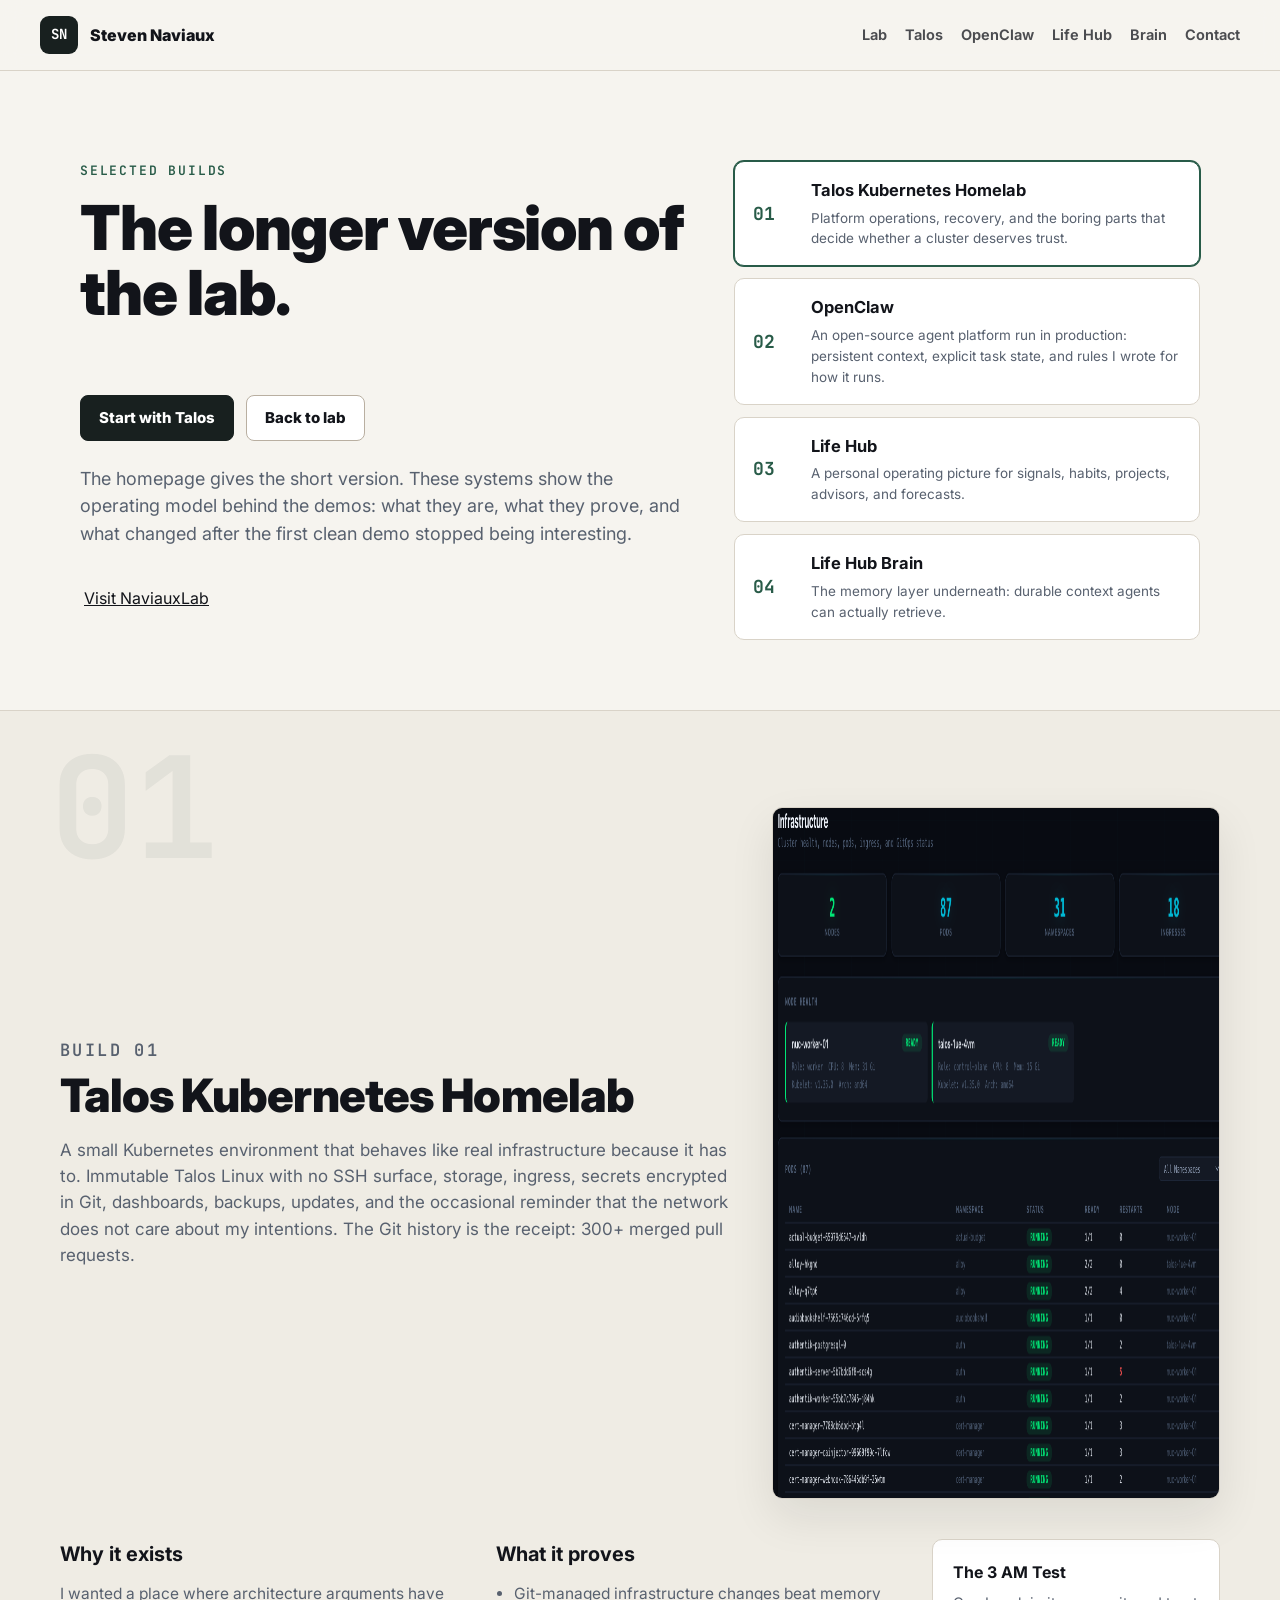
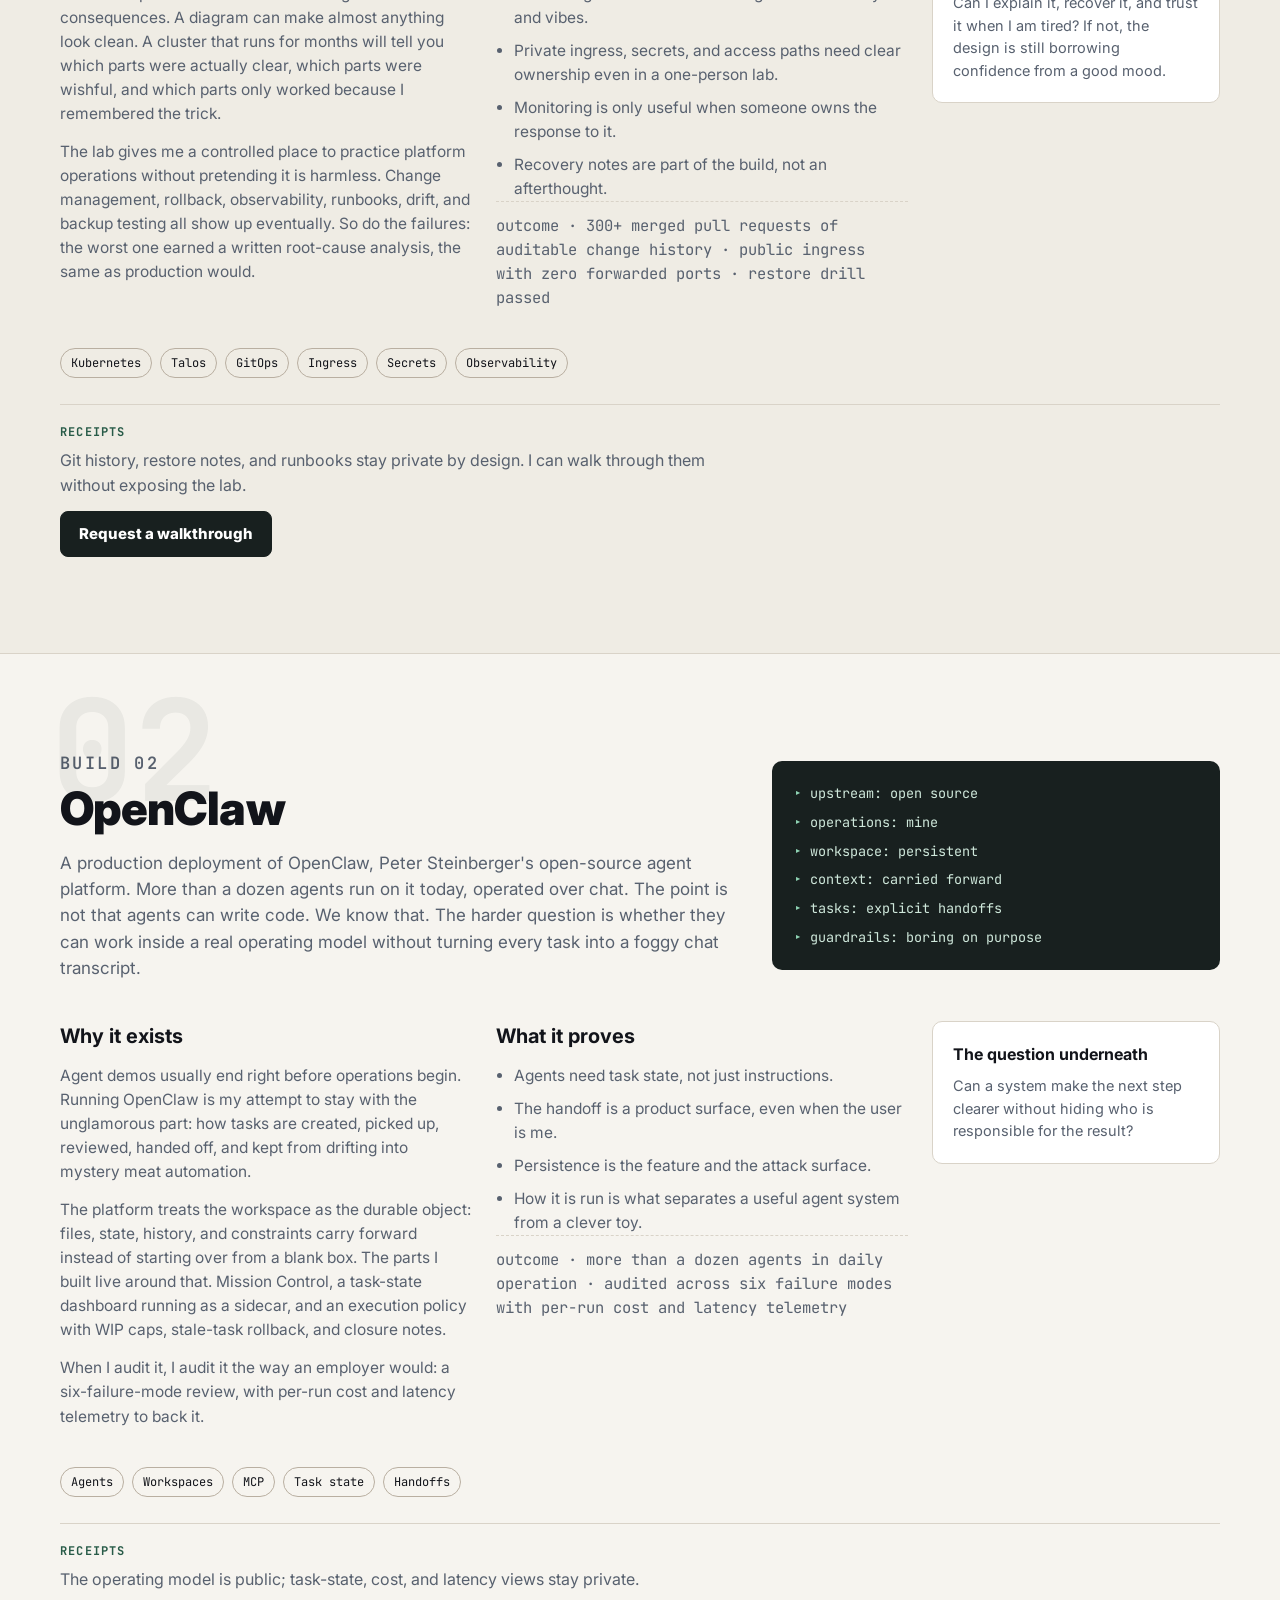
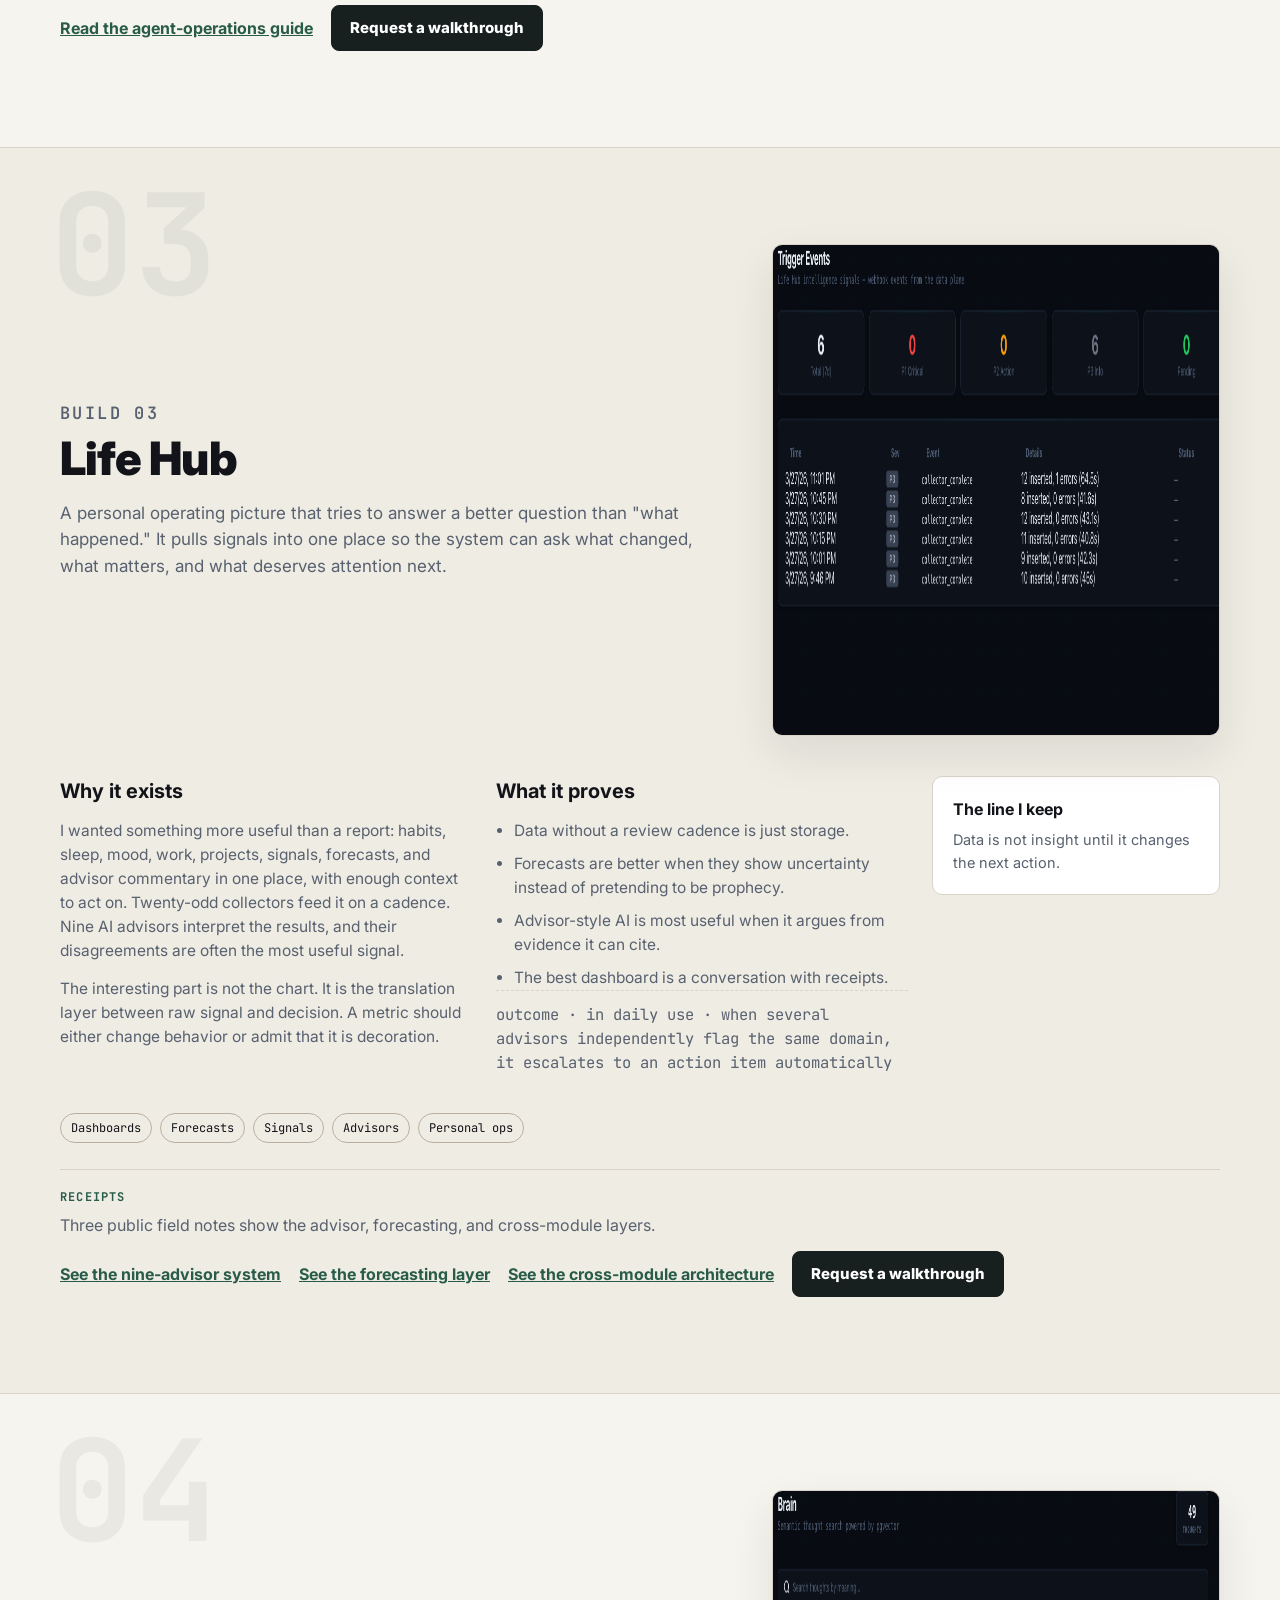
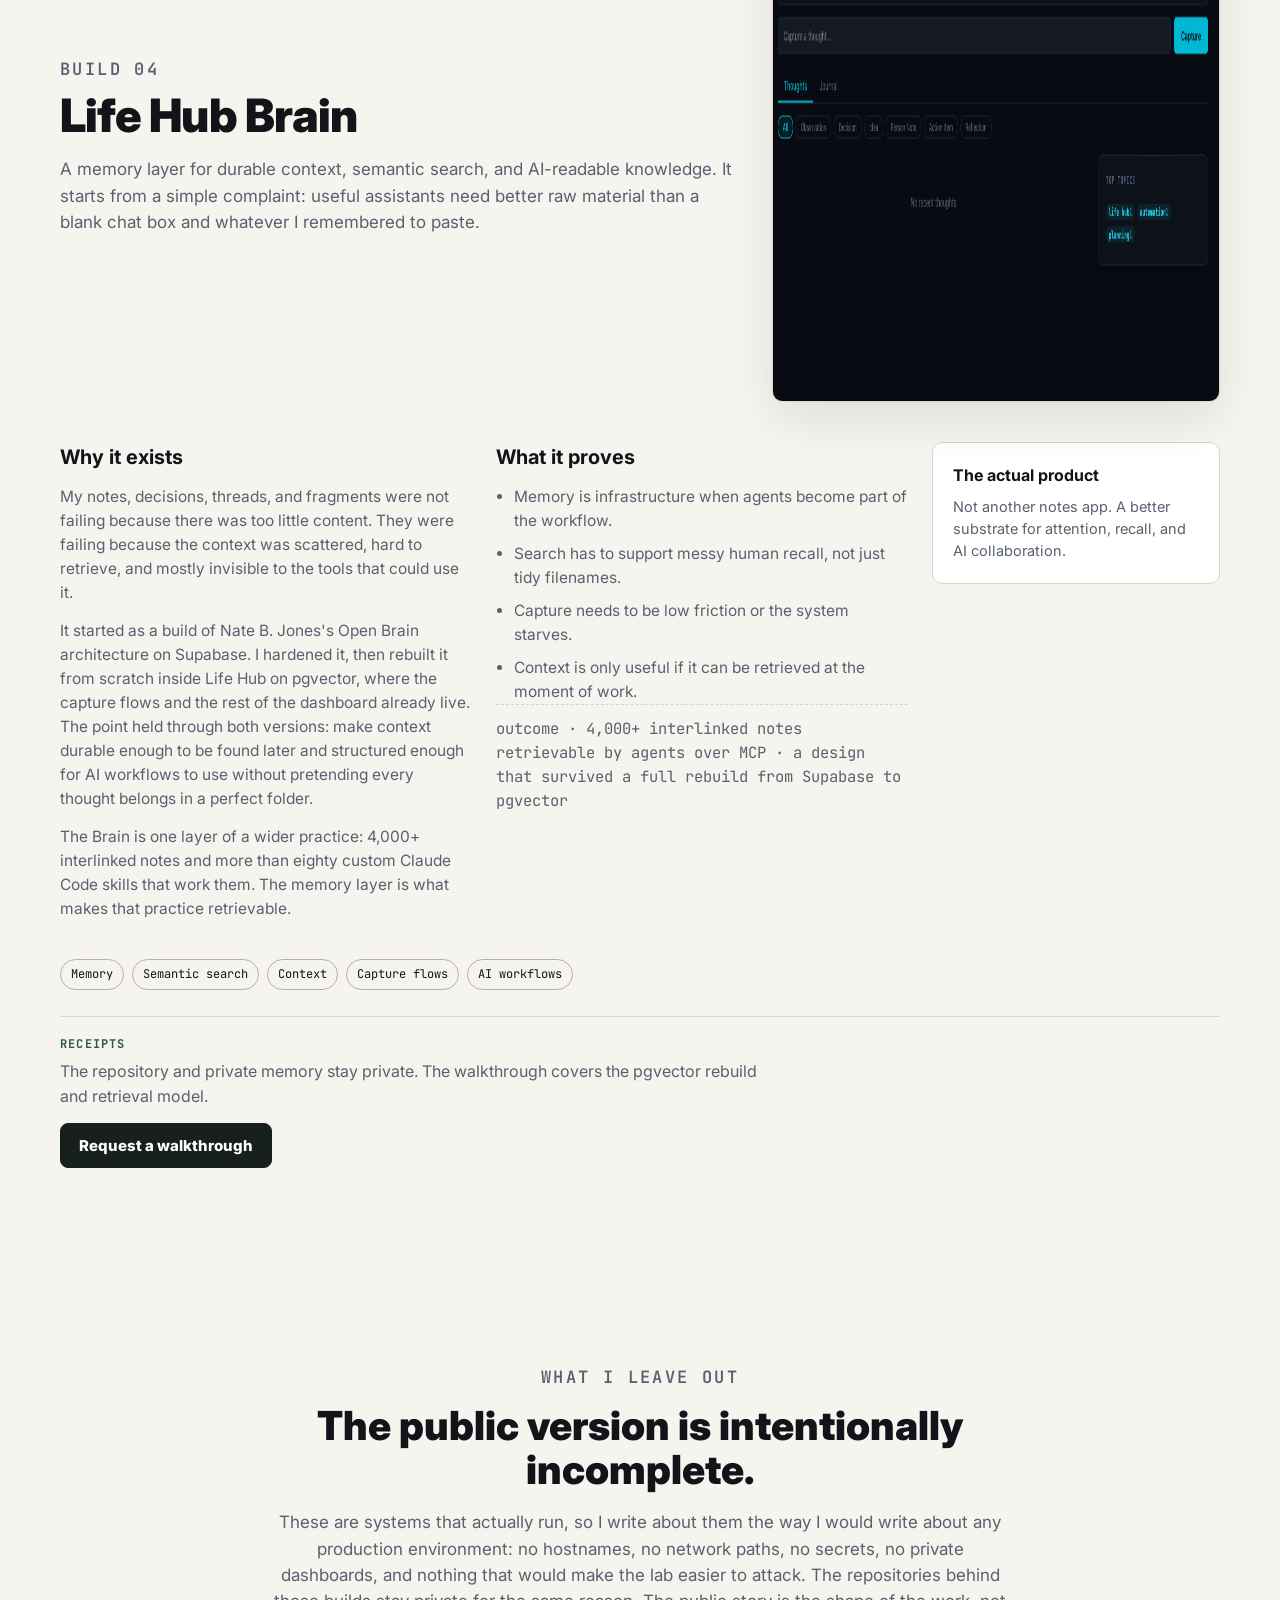
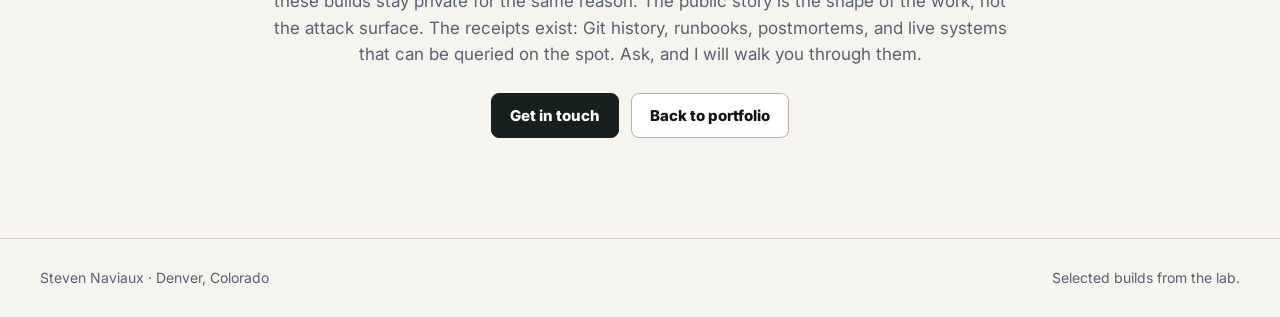
<file: builds/index.html>
<!doctype html>
<html lang="en">
  <head>
    <meta charset="utf-8">
    <meta name="viewport" content="width=device-width, initial-scale=1, viewport-fit=cover">
    <meta name="robots" content="index,follow">
    <title>Steven Naviaux | Selected Builds</title>
    <meta name="description" content="Selected independent infrastructure and AI builds by Steven Naviaux, including platform operations, agent workflows, personal intelligence, and AI memory systems.">
    <link rel="canonical" href="https://www.stevennaviaux.com/builds/">
    <meta property="og:type" content="website">
    <meta property="og:title" content="Steven Naviaux | Selected Builds">
    <meta property="og:description" content="Selected independent infrastructure and AI builds by Steven Naviaux, including platform operations, agent workflows, personal intelligence, and AI memory systems.">
    <meta property="og:url" content="https://www.stevennaviaux.com/builds/">
    <meta property="og:image" content="https://www.stevennaviaux.com/assets/og-builds.png">
    <meta property="og:image:width" content="1200">
    <meta property="og:image:height" content="630">
    <meta property="og:image:alt" content="Steven Naviaux selected builds: working systems, measurable outcomes, private by design.">
    <meta name="twitter:card" content="summary_large_image">
    <meta name="twitter:title" content="Steven Naviaux | Selected Builds">
    <meta name="twitter:description" content="Selected independent infrastructure and AI builds by Steven Naviaux, including platform operations, agent workflows, personal intelligence, and AI memory systems.">
    <meta name="twitter:image" content="https://www.stevennaviaux.com/assets/og-builds.png">
    <meta name="twitter:image:alt" content="Steven Naviaux selected builds: working systems, measurable outcomes, private by design.">
    <link rel="icon" type="image/svg+xml" href="../assets/favicon.svg">
    <link rel="preconnect" href="https://fonts.googleapis.com">
    <link rel="preconnect" href="https://fonts.gstatic.com" crossorigin>
    <link rel="stylesheet" href="https://fonts.googleapis.com/css2?family=Inter:wght@400..900&amp;family=JetBrains+Mono:wght@400;600;700&amp;display=swap">
    <link rel="stylesheet" href="/assets/ux-fixes.css?v=20260713">
    <style>
      :root {
        --ink: #12141a;
        --muted: #58616f;
        --paper: #f6f4ef;
        --panel: #ffffff;
        --line: #d9d3c8;
        --line-strong: #b9afa1;
        --forest: #285b48;
        --charcoal: #18201f;
        --mono: "JetBrains Mono", ui-monospace, SFMono-Regular, Menlo, monospace;
        --shadow: 0 18px 45px rgba(18, 20, 26, 0.09);
      }
      * { box-sizing: border-box; }
      html { scroll-behavior: smooth; }
      body {
        margin: 0;
        background: var(--paper);
        color: var(--ink);
        font-family: Inter, ui-sans-serif, system-ui, sans-serif;
        line-height: 1.55;
      }
      a { color: inherit; }
      :focus-visible { outline: 3px solid var(--forest); outline-offset: 3px; }
      section[id] { scroll-margin-top: 96px; }

      .skip-link {
        position: absolute; left: 16px; top: 12px; z-index: 120;
        transform: translateY(-200%);
        border-radius: 6px; background: var(--ink); color: #ffffff;
        padding: 10px 14px; text-decoration: none; font-weight: 700;
      }
      .skip-link:focus { transform: translateY(0); }

      .ribbon {
        background: var(--charcoal);
        color: #f6f4ef;
        font-family: var(--mono);
        font-size: 12.5px;
        padding: 9px 24px;
        letter-spacing: 0.04em;
      }
      .ribbon strong { color: #8fd4b4; }

      header.site {
        position: sticky; top: 0; z-index: 50;
        display: flex; align-items: center; justify-content: space-between; gap: 20px;
        padding: 16px 40px;
        background: rgba(246, 244, 239, 0.88);
        backdrop-filter: blur(10px);
        border-bottom: 1px solid var(--line);
      }
      .brand { display: flex; align-items: center; gap: 12px; font-weight: 850; text-decoration: none; }
      .brand-mark {
        display: inline-grid; place-items: center; width: 38px; height: 38px;
        border-radius: 9px; background: var(--charcoal); color: #fff;
        font-family: var(--mono); font-size: 14px; font-weight: 700;
      }
      nav.links { display: flex; flex-wrap: wrap; gap: 18px; font-size: 14.5px; font-weight: 650; }
      nav.links a { text-decoration: none; opacity: 0.75; transition: opacity 0.15s; position: relative; }
      nav.links a:hover { opacity: 1; }
      nav.links a::after {
        content: ""; position: absolute; left: 0; right: 0; bottom: -4px; height: 2px;
        background: var(--forest); transform: scaleX(0); transform-origin: left;
        transition: transform 0.25s ease;
      }
      nav.links a:hover::after, nav.links a:focus-visible::after { transform: scaleX(1); }

      .eyebrow {
        font-family: var(--mono);
        font-size: 13px; font-weight: 600;
        letter-spacing: 0.14em; text-transform: uppercase;
        color: var(--forest);
        margin: 0 0 14px;
      }

      .button {
        display: inline-flex; align-items: center; justify-content: center;
        min-height: 44px; padding: 10px 18px;
        border: 1px solid var(--line-strong); border-radius: 8px;
        background: #fff; font-size: 15px; font-weight: 800; text-decoration: none;
        transition: transform 0.15s ease, box-shadow 0.15s ease, border-color 0.15s;
      }
      .button:hover { transform: translateY(-2px); box-shadow: var(--shadow); border-color: var(--ink); }
      .button-primary { background: var(--charcoal); border-color: var(--charcoal); color: #fff; }
      .actions { display: flex; flex-wrap: wrap; gap: 12px; }

      /* hero */
      .hero {
        max-width: 1200px; margin: 0 auto;
        display: grid; grid-template-columns: minmax(0, 1.3fr) minmax(0, 1fr);
        gap: 48px; align-items: start;
        padding: 90px 40px 70px;
      }
      .hero h1 {
        font-size: clamp(36px, 5vw, 62px);
        line-height: 1.05; letter-spacing: -0.02em;
        margin: 0 0 22px; font-weight: 880;
      }
      .hero-lede { font-size: 18px; color: var(--muted); margin: 0 0 28px; }
      .build-index { display: grid; gap: 12px; }
      .build-index a {
        display: grid; grid-template-columns: 44px 1fr; gap: 4px 14px;
        background: var(--panel); border: 1px solid var(--line); border-radius: 10px;
        padding: 16px 18px; text-decoration: none;
        transition: transform 0.2s ease, box-shadow 0.2s ease;
      }
      .build-index a:hover { transform: translateY(-3px); box-shadow: var(--shadow); }
      .build-index span { grid-row: span 2; font-family: var(--mono); font-weight: 700; color: var(--forest); font-size: 18px; align-self: center; }
      .build-index strong { font-size: 16.5px; }
      .build-index small { color: var(--muted); font-size: 13.5px; }

      /* build sections */
      .build-detail { padding: 96px 40px; }
      .band { background: #efece4; border-top: 1px solid var(--line); border-bottom: 1px solid var(--line); }
      .build-inner { max-width: 1160px; margin: 0 auto; }
      .build-header {
        display: grid; grid-template-columns: minmax(0, 1.2fr) minmax(0, 0.8fr);
        gap: 40px; align-items: center; margin-bottom: 40px; position: relative;
      }
      .build-header.text-only { grid-template-columns: minmax(0, 1.2fr) minmax(0, 0.8fr); }
      .build-header::before {
        content: attr(data-num);
        position: absolute; top: -70px; left: -10px; z-index: 0;
        font-family: var(--mono); font-weight: 700; line-height: 1;
        font-size: clamp(90px, 11vw, 150px);
        color: rgba(24, 32, 31, 0.055);
        pointer-events: none;
      }
      .build-header h2 { font-size: clamp(30px, 3.8vw, 46px); line-height: 1.08; letter-spacing: -0.02em; margin: 8px 0 16px; font-weight: 870; }
      .build-header p { color: var(--muted); font-size: 17px; margin: 0; }
      .build-shot { width: 100%; border-radius: 10px; border: 1px solid var(--line); box-shadow: var(--shadow); }

      .build-body {
        display: grid; grid-template-columns: minmax(0, 1fr) minmax(0, 1fr) minmax(0, 0.7fr);
        gap: 24px; margin-bottom: 24px;
      }
      .build-body h3 { margin: 0 0 12px; font-size: 20px; }
      .build-body p { color: var(--muted); margin: 0 0 14px; font-size: 15.5px; }
      .build-list { margin: 0; padding-left: 18px; color: var(--muted); font-size: 15.5px; }
      .build-list li + li { margin-top: 9px; }
      .outcome {
        font-family: var(--mono); font-size: 13px; color: var(--forest);
        margin: 16px 0 0; padding-top: 12px; border-top: 1px dashed var(--line);
      }
      .outcome::before { content: "outcome · "; color: var(--muted); }
      .pullout {
        background: var(--panel); border: 1px solid var(--line); border-radius: 10px;
        padding: 20px; align-self: start;
      }
      .pullout strong { display: block; margin-bottom: 8px; font-size: 16px; }
      .pullout p { color: var(--muted); margin: 0; font-size: 14.5px; }
      .band .pullout { background: #ffffff; }

      .terminal {
        display: grid; gap: 8px;
        background: var(--charcoal); color: #cfe8db;
        border-radius: 10px; padding: 22px;
        font-family: var(--mono); font-size: 13.5px;
      }
      .terminal span::before { content: "▸ "; color: #8fd4b4; }

      .tags { display: flex; flex-wrap: wrap; gap: 8px; list-style: none; margin: 10px 0 0; padding: 0; }
      .tags li { font-family: var(--mono); font-size: 12px; border: 1px solid var(--line-strong); border-radius: 999px; padding: 5px 10px; }

      /* closing */
      .close-section { max-width: 820px; margin: 0 auto; text-align: center; padding: 100px 40px; }
      .close-section h2 { font-size: clamp(28px, 3.4vw, 40px); line-height: 1.1; margin: 8px 0 16px; font-weight: 870; }
      .close-section p { color: var(--muted); font-size: 17px; }
      .close-section .actions { justify-content: center; margin-top: 26px; }

      footer.site {
        display: flex; justify-content: space-between; flex-wrap: wrap; gap: 12px;
        border-top: 1px solid var(--line); padding: 28px 40px; font-size: 14px; color: var(--muted);
      }
      footer.site p { margin: 0; }

      /* reveals (hidden state only applies once JS has confirmed itself via .js) */
      .js .reveal { opacity: 0; transform: translateY(26px); transition: opacity 0.6s ease, transform 0.6s ease; }
      .reveal.visible { opacity: 1; transform: none; }

      @media (max-width: 980px) {
        .hero, .build-header, .build-header.text-only { grid-template-columns: 1fr; }
        .build-body { grid-template-columns: 1fr 1fr; }
        .pullout { grid-column: 1 / -1; }
      }
      @media (max-width: 680px) {
        header.site, footer.site { padding-left: 20px; padding-right: 20px; }
        .hero { padding: 60px 20px 50px; }
        section[id] { scroll-margin-top: 150px; }
        .build-detail { padding: 70px 20px; }
        .close-section { padding: 80px 20px; }
        .build-body { grid-template-columns: 1fr; }
        .build-header::before { font-size: 80px; top: -48px; }
      }
      @media (prefers-reduced-motion: reduce) {
        html { scroll-behavior: auto; }
        *, *::before, *::after { animation-duration: 0.01ms !important; transition-duration: 0.01ms !important; }
        .reveal { opacity: 1 !important; transform: none !important; }
      }
    </style>
    <script src="/assets/htmx.min.js" defer></script>
    <script src="/assets/site-ui.js" defer></script>
    <script src="/assets/builds-ui.js" defer></script>
    <script defer src="https://umami.naviauxlab.com/script.js" data-website-id="bd5ea328-8098-4c85-b3f9-f597d5456130" data-domains="www.stevennaviaux.com" data-exclude-search="true" data-exclude-hash="true" integrity="sha384-KovSIPpdrAZNHs+M91d7FOrLat5rqcpTtQUq/GLIzYwAt+eN0EQHlgdUgm/0U2j+" crossorigin="anonymous"></script>
</head>
  <body class="portfolio-page build-page">
    <a class="skip-link" href="#main">Skip to content</a>

    <header class="site" aria-label="Primary navigation">
      <a class="brand" href="../#top" aria-label="Steven Naviaux home">
        <span class="brand-mark" aria-hidden="true">SN</span>
        <span>Steven Naviaux</span>
      </a>
      <nav class="links" aria-label="Build sections">
        <a href="../#lab">Lab</a>
        <a href="#talos" data-nav-target="talos" data-umami-event="build-select" data-umami-event-build="talos" data-umami-event-source="builds-header">Talos</a>
        <a href="#openclaw" data-nav-target="openclaw" data-umami-event="build-select" data-umami-event-build="openclaw" data-umami-event-source="builds-header">OpenClaw</a>
        <a href="#life-hub" data-nav-target="life-hub" data-umami-event="build-select" data-umami-event-build="life-hub" data-umami-event-source="builds-header">Life Hub</a>
        <a href="#brain" data-nav-target="brain" data-umami-event="build-select" data-umami-event-build="brain" data-umami-event-source="builds-header">Brain</a>
        <a href="../#contact" data-umami-event="contact-open" data-umami-event-location="builds-header">Contact</a>
      </nav>
      <div class="mobile-nav" id="mobile-nav-slot" data-close-url="/partials/nav/builds-closed.html">
        <button
          class="mobile-nav-toggle"
          id="mobile-nav-toggle"
          type="button"
          aria-label="Open build navigation"
          aria-expanded="false"
          hx-get="/partials/nav/builds-open.html"
          hx-target="#mobile-nav-slot"
          hx-swap="outerHTML"
        >
          <span>Menu</span>
          <span class="mobile-nav-current" data-nav-current>Builds</span>
        </button>
      </div>
    </header>

    <main id="main">
      <section class="hero" aria-labelledby="builds-title">
        <div class="hero-title">
          <p class="eyebrow">Selected builds</p>
          <h1 id="builds-title">The longer version of the lab.</h1>
        </div>
        <div class="build-index" aria-label="Build index">
          <a
            href="#talos"
            data-build-choice
            data-build-slug="talos"
            data-umami-event="build-select"
            data-umami-event-build="talos"
            data-umami-event-source="build-index"
            hx-get="/partials/builds/talos.html"
            hx-trigger="click[document.documentElement.classList.contains('builds-enhanced')]"
            hx-target="#build-detail-content"
            hx-swap="innerHTML"
            hx-push-url="false"
          >
            <span>01</span>
            <strong>Talos Kubernetes Homelab</strong>
            <small>Platform operations, recovery, and the boring parts that decide whether a cluster deserves trust.</small>
          </a>
          <a
            href="#openclaw"
            data-build-choice
            data-build-slug="openclaw"
            data-umami-event="build-select"
            data-umami-event-build="openclaw"
            data-umami-event-source="build-index"
            hx-get="/partials/builds/openclaw.html"
            hx-trigger="click[document.documentElement.classList.contains('builds-enhanced')]"
            hx-target="#build-detail-content"
            hx-swap="innerHTML"
            hx-push-url="false"
          >
            <span>02</span>
            <strong>OpenClaw</strong>
            <small>An open-source agent platform run in production: persistent context, explicit task state, and rules I wrote for how it runs.</small>
          </a>
          <a
            href="#life-hub"
            data-build-choice
            data-build-slug="life-hub"
            data-umami-event="build-select"
            data-umami-event-build="life-hub"
            data-umami-event-source="build-index"
            hx-get="/partials/builds/life-hub.html"
            hx-trigger="click[document.documentElement.classList.contains('builds-enhanced')]"
            hx-target="#build-detail-content"
            hx-swap="innerHTML"
            hx-push-url="false"
          >
            <span>03</span>
            <strong>Life Hub</strong>
            <small>A personal operating picture for signals, habits, projects, advisors, and forecasts.</small>
          </a>
          <a
            href="#brain"
            data-build-choice
            data-build-slug="brain"
            data-umami-event="build-select"
            data-umami-event-build="brain"
            data-umami-event-source="build-index"
            hx-get="/partials/builds/brain.html"
            hx-trigger="click[document.documentElement.classList.contains('builds-enhanced')]"
            hx-target="#build-detail-content"
            hx-swap="innerHTML"
            hx-push-url="false"
          >
            <span>04</span>
            <strong>Life Hub Brain</strong>
            <small>The memory layer underneath: durable context agents can actually retrieve.</small>
          </a>
        </div>
        <div class="hero-context">
          <div class="actions">
            <a
              class="button button-primary"
              href="#talos"
              data-build-slug="talos"
              data-umami-event="build-select"
              data-umami-event-build="talos"
              data-umami-event-source="builds-hero"
              hx-get="/partials/builds/talos.html"
              hx-trigger="click[document.documentElement.classList.contains('builds-enhanced')]"
              hx-target="#build-detail-content"
              hx-swap="innerHTML"
              hx-push-url="false"
            >Start with Talos</a>
            <a class="button" href="../#lab">Back to lab</a>
          </div>
          <p class="hero-lede">
            The homepage gives the short version. These systems show the operating model behind the demos: what they are, what they prove, and what changed after the first clean demo stopped being interesting.
          </p>
          <a class="quiet-link" href="https://steven.naviauxlab.com/" data-umami-event="profile-link-click" data-umami-event-destination="naviauxlab" data-umami-event-location="builds-hero">Visit NaviauxLab</a>
        </div>
      </section>

      <section class="build-detail band" id="build-detail" aria-labelledby="selected-build-title" aria-busy="false" data-build="talos">
        <span class="anchor-target" id="talos" aria-hidden="true"></span>
        <div id="build-detail-content">
        <div class="build-inner" data-selected-build="talos">
          <div class="build-header reveal" data-num="01">
            <div>
              <p class="eyebrow">Build 01</p>
              <h2 id="selected-build-title">Talos Kubernetes Homelab</h2>
              <p>
                A small Kubernetes environment that behaves like real infrastructure because it has to. Immutable Talos Linux with no SSH surface, storage, ingress, secrets encrypted in Git, dashboards, backups, updates, and the occasional reminder that the network does not care about my intentions. The Git history is the receipt: 300+ merged pull requests.
              </p>
            </div>
            <img class="build-shot" src="../assets/lab-infra.png" alt="Cropped infrastructure dashboard showing cluster health, nodes, pods, namespaces, and ingress status." width="1140" height="692" loading="lazy" decoding="async">
          </div>
          <div class="build-body reveal">
            <article>
              <h3>Why it exists</h3>
              <p>
                I wanted a place where architecture arguments have consequences. A diagram can make almost anything look clean. A cluster that runs for months will tell you which parts were actually clear, which parts were wishful, and which parts only worked because I remembered the trick.
              </p>
              <p>
                The lab gives me a controlled place to practice platform operations without pretending it is harmless. Change management, rollback, observability, runbooks, drift, and backup testing all show up eventually. So do the failures: the worst one earned a written root-cause analysis, the same as production would.
              </p>
            </article>
            <article>
              <h3>What it proves</h3>
              <ul class="build-list">
                <li>Git-managed infrastructure changes beat memory and vibes.</li>
                <li>Private ingress, secrets, and access paths need clear ownership even in a one-person lab.</li>
                <li>Monitoring is only useful when someone owns the response to it.</li>
                <li>Recovery notes are part of the build, not an afterthought.</li>
              </ul>
              <p class="outcome">300+ merged pull requests of auditable change history · public ingress with zero forwarded ports · restore drill passed</p>
            </article>
            <aside class="pullout">
              <strong>The 3 AM Test</strong>
              <p>Can I explain it, recover it, and trust it when I am tired? If not, the design is still borrowing confidence from a good mood.</p>
            </aside>
          </div>
          <ul class="tags" aria-label="Talos build tags">
            <li>Kubernetes</li>
            <li>Talos</li>
            <li>GitOps</li>
            <li>Ingress</li>
            <li>Secrets</li>
            <li>Observability</li>
          </ul>
          <div class="build-receipts" role="region" aria-label="Talos receipts">
            <p class="build-receipts-label">Receipts</p>
            <p>Git history, restore notes, and runbooks stay private by design. I can walk through them without exposing the lab.</p>
            <div class="build-receipt-links">
              <a class="button button-primary" href="../#contact" data-umami-event="contact-open" data-umami-event-location="build-receipts" data-umami-event-build="talos">Request a walkthrough</a>
            </div>
          </div>
        </div>
        </div>
      </section>

      <section class="build-detail build-detail-secondary" id="openclaw" aria-labelledby="openclaw-title">
        <div class="build-inner">
          <div class="build-header text-only reveal" data-num="02">
            <div>
              <p class="eyebrow">Build 02</p>
              <h2 id="openclaw-title">OpenClaw</h2>
              <p>
                A production deployment of OpenClaw, Peter Steinberger's open-source agent platform. More than a dozen agents run on it today, operated over chat. The point is not that agents can write code. We know that. The harder question is whether they can work inside a real operating model without turning every task into a foggy chat transcript.
              </p>
            </div>
            <div class="terminal" aria-label="OpenClaw operating model">
              <span>upstream: open source</span>
              <span>operations: mine</span>
              <span>workspace: persistent</span>
              <span>context: carried forward</span>
              <span>tasks: explicit handoffs</span>
              <span>guardrails: boring on purpose</span>
            </div>
          </div>
          <div class="build-body reveal">
            <article>
              <h3>Why it exists</h3>
              <p>
                Agent demos usually end right before operations begin. Running OpenClaw is my attempt to stay with the unglamorous part: how tasks are created, picked up, reviewed, handed off, and kept from drifting into mystery meat automation.
              </p>
              <p>
                The platform treats the workspace as the durable object: files, state, history, and constraints carry forward instead of starting over from a blank box. The parts I built live around that. Mission Control, a task-state dashboard running as a sidecar, and an execution policy with WIP caps, stale-task rollback, and closure notes.
              </p>
              <p>
                When I audit it, I audit it the way an employer would: a six-failure-mode review, with per-run cost and latency telemetry to back it.
              </p>
            </article>
            <article>
              <h3>What it proves</h3>
              <ul class="build-list">
                <li>Agents need task state, not just instructions.</li>
                <li>The handoff is a product surface, even when the user is me.</li>
                <li>Persistence is the feature and the attack surface.</li>
                <li>How it is run is what separates a useful agent system from a clever toy.</li>
              </ul>
              <p class="outcome">more than a dozen agents in daily operation · audited across six failure modes with per-run cost and latency telemetry</p>
            </article>
            <aside class="pullout">
              <strong>The question underneath</strong>
              <p>Can a system make the next step clearer without hiding who is responsible for the result?</p>
            </aside>
          </div>
          <ul class="tags" aria-label="OpenClaw build tags">
            <li>Agents</li>
            <li>Workspaces</li>
            <li>MCP</li>
            <li>Task state</li>
            <li>Handoffs</li>
          </ul>
          <div class="build-receipts" role="region" aria-label="OpenClaw receipts">
            <p class="build-receipts-label">Receipts</p>
            <p>The operating model is public; task-state, cost, and latency views stay private.</p>
            <div class="build-receipt-links">
              <a class="quiet-link" href="https://steven.naviauxlab.com/blog/building-a-9-agent-ai-team-on-kubernetes-the-complete-guide/" data-umami-event="build-receipt-open" data-umami-event-build="openclaw" data-umami-event-receipt="agent-operations-guide">Read the agent-operations guide</a>
              <a class="button button-primary" href="../#contact" data-umami-event="contact-open" data-umami-event-location="build-receipts" data-umami-event-build="openclaw">Request a walkthrough</a>
            </div>
          </div>
        </div>
      </section>

      <section class="build-detail band build-detail-secondary" id="life-hub" aria-labelledby="life-hub-title">
        <div class="build-inner">
          <div class="build-header reveal" data-num="03">
            <div>
              <p class="eyebrow">Build 03</p>
              <h2 id="life-hub-title">Life Hub</h2>
              <p>
                A personal operating picture that tries to answer a better question than "what happened." It pulls signals into one place so the system can ask what changed, what matters, and what deserves attention next.
              </p>
            </div>
            <img class="build-shot" src="../assets/lab-triggers.png" alt="Cropped Mission Control trigger events view showing Life Hub intelligence signals and collector status." width="1140" height="492" loading="lazy" decoding="async">
          </div>
          <div class="build-body reveal">
            <article>
              <h3>Why it exists</h3>
              <p>
                I wanted something more useful than a report: habits, sleep, mood, work, projects, signals, forecasts, and advisor commentary in one place, with enough context to act on. Twenty-odd collectors feed it on a cadence. Nine AI advisors interpret the results, and their disagreements are often the most useful signal.
              </p>
              <p>
                The interesting part is not the chart. It is the translation layer between raw signal and decision. A metric should either change behavior or admit that it is decoration.
              </p>
            </article>
            <article>
              <h3>What it proves</h3>
              <ul class="build-list">
                <li>Data without a review cadence is just storage.</li>
                <li>Forecasts are better when they show uncertainty instead of pretending to be prophecy.</li>
                <li>Advisor-style AI is most useful when it argues from evidence it can cite.</li>
                <li>The best dashboard is a conversation with receipts.</li>
              </ul>
              <p class="outcome">in daily use · when several advisors independently flag the same domain, it escalates to an action item automatically</p>
            </article>
            <aside class="pullout">
              <strong>The line I keep</strong>
              <p>Data is not insight until it changes the next action.</p>
            </aside>
          </div>
          <ul class="tags" aria-label="Life Hub build tags">
            <li>Dashboards</li>
            <li>Forecasts</li>
            <li>Signals</li>
            <li>Advisors</li>
            <li>Personal ops</li>
          </ul>
          <div class="build-receipts" role="region" aria-label="Life Hub receipts">
            <p class="build-receipts-label">Receipts</p>
            <p>Three public field notes show the advisor, forecasting, and cross-module layers.</p>
            <div class="build-receipt-links">
              <a class="quiet-link" href="https://steven.naviauxlab.com/blog/i-built-9-ai-advisors-that-argue-about-my-life-data/" data-umami-event="build-receipt-open" data-umami-event-build="life-hub" data-umami-event-receipt="nine-advisor-system">See the nine-advisor system</a>
              <a class="quiet-link" href="https://steven.naviauxlab.com/blog/teaching-my-dashboard-to-predict-not-just-report/" data-umami-event="build-receipt-open" data-umami-event-build="life-hub" data-umami-event-receipt="forecasting-layer">See the forecasting layer</a>
              <a class="quiet-link" href="https://steven.naviauxlab.com/blog/teaching-my-dashboard-to-think-across-modules/" data-umami-event="build-receipt-open" data-umami-event-build="life-hub" data-umami-event-receipt="cross-module-architecture">See the cross-module architecture</a>
              <a class="button button-primary" href="../#contact" data-umami-event="contact-open" data-umami-event-location="build-receipts" data-umami-event-build="life-hub">Request a walkthrough</a>
            </div>
          </div>
        </div>
      </section>

      <section class="build-detail build-detail-secondary" id="brain" aria-labelledby="brain-title">
        <div class="build-inner">
          <div class="build-header reveal" data-num="04">
            <div>
              <p class="eyebrow">Build 04</p>
              <h2 id="brain-title">Life Hub Brain</h2>
              <p>
                A memory layer for durable context, semantic search, and AI-readable knowledge. It starts from a simple complaint: useful assistants need better raw material than a blank chat box and whatever I remembered to paste.
              </p>
            </div>
            <img class="build-shot" src="../assets/lab-brain.png" alt="Cropped semantic thought search interface with topic filters and search controls." width="1140" height="512" loading="lazy" decoding="async">
          </div>
          <div class="build-body reveal">
            <article>
              <h3>Why it exists</h3>
              <p>
                My notes, decisions, threads, and fragments were not failing because there was too little content. They were failing because the context was scattered, hard to retrieve, and mostly invisible to the tools that could use it.
              </p>
              <p>
                It started as a build of Nate B. Jones's Open Brain architecture on Supabase. I hardened it, then rebuilt it from scratch inside Life Hub on pgvector, where the capture flows and the rest of the dashboard already live. The point held through both versions: make context durable enough to be found later and structured enough for AI workflows to use without pretending every thought belongs in a perfect folder.
              </p>
              <p>
                The Brain is one layer of a wider practice: 4,000+ interlinked notes and more than eighty custom Claude Code skills that work them. The memory layer is what makes that practice retrievable.
              </p>
            </article>
            <article>
              <h3>What it proves</h3>
              <ul class="build-list">
                <li>Memory is infrastructure when agents become part of the workflow.</li>
                <li>Search has to support messy human recall, not just tidy filenames.</li>
                <li>Capture needs to be low friction or the system starves.</li>
                <li>Context is only useful if it can be retrieved at the moment of work.</li>
              </ul>
              <p class="outcome">4,000+ interlinked notes retrievable by agents over MCP · a design that survived a full rebuild from Supabase to pgvector</p>
            </article>
            <aside class="pullout">
              <strong>The actual product</strong>
              <p>Not another notes app. A better substrate for attention, recall, and AI collaboration.</p>
            </aside>
          </div>
          <ul class="tags" aria-label="Life Hub Brain build tags">
            <li>Memory</li>
            <li>Semantic search</li>
            <li>Context</li>
            <li>Capture flows</li>
            <li>AI workflows</li>
          </ul>
          <div class="build-receipts" role="region" aria-label="Life Hub Brain receipts">
            <p class="build-receipts-label">Receipts</p>
            <p>The repository and private memory stay private. The walkthrough covers the pgvector rebuild and retrieval model.</p>
            <div class="build-receipt-links">
              <a class="button button-primary" href="../#contact" data-umami-event="contact-open" data-umami-event-location="build-receipts" data-umami-event-build="brain">Request a walkthrough</a>
            </div>
          </div>
        </div>
      </section>

      <section class="close-section" aria-labelledby="builds-close-title">
        <p class="eyebrow">What I leave out</p>
        <h2 id="builds-close-title">The public version is intentionally incomplete.</h2>
        <p>
          These are systems that actually run, so I write about them the way I would write about any production environment: no hostnames, no network paths, no secrets, no private dashboards, and nothing that would make the lab easier to attack. The repositories behind these builds stay private for the same reason. The public story is the shape of the work, not the attack surface. The receipts exist: Git history, runbooks, postmortems, and live systems that can be queried on the spot. Ask, and I will walk you through them.
        </p>
        <div class="actions">
          <a class="button button-primary" href="../#contact" data-umami-event="contact-open" data-umami-event-location="builds-close">Get in touch</a>
          <a class="button" href="../">Back to portfolio</a>
        </div>
      </section>
    </main>

    <footer class="site">
      <p>Steven Naviaux · Denver, Colorado</p>
      <p>Selected builds from the lab.</p>
    </footer>

    <script>
      (function () {
        try {
          document.documentElement.classList.add("js");
          const reduced = window.matchMedia("(prefers-reduced-motion: reduce)").matches;
          const els = document.querySelectorAll(".reveal");
          if (reduced || !("IntersectionObserver" in window)) {
            els.forEach((el) => el.classList.add("visible"));
            return;
          }
          const observer = new IntersectionObserver((entries) => {
            entries.forEach((e) => { if (e.isIntersecting) { e.target.classList.add("visible"); observer.unobserve(e.target); } });
          }, { threshold: 0.1 });
          els.forEach((el) => observer.observe(el));
        } catch (err) {
          document.documentElement.classList.remove("js");
        }
      })();
    </script>
  </body>
</html>
</file>
<file: assets/ux-fixes.css>
/* Shared responsive and progressive-enhancement fixes. Uses the page's existing tokens. */

.mobile-nav {
  display: none;
}

.mobile-nav-toggle {
  min-width: 44px;
  min-height: 44px;
  display: inline-flex;
  align-items: center;
  justify-content: center;
  gap: 8px;
  padding: 8px 12px;
  border: 1px solid var(--line-strong);
  border-radius: 8px;
  background: var(--paper);
  color: var(--ink);
  font: 700 14px/1 var(--mono);
  cursor: pointer;
}

.mobile-nav-current {
  color: var(--forest);
  font-size: 11px;
  white-space: nowrap;
}

.mobile-nav-panel {
  position: absolute;
  top: calc(100% + 1px);
  left: 0;
  right: 0;
  display: grid;
  padding: 8px 20px 12px;
  background: var(--paper);
  border-bottom: 1px solid var(--line);
  box-shadow: var(--shadow);
}

.mobile-nav-panel a {
  min-height: 44px;
  display: flex;
  align-items: center;
  justify-content: space-between;
  padding: 8px 4px;
  border-bottom: 1px solid var(--line);
  color: var(--muted);
  font-size: 15px;
  font-weight: 700;
  text-decoration: none;
}

.mobile-nav-panel a:last-child {
  border-bottom: 0;
}

.mobile-nav-panel a[aria-current="location"] {
  color: var(--forest);
}

.mobile-nav-panel a[aria-current="location"]::after {
  content: "current";
  font: 600 11px/1 var(--mono);
  letter-spacing: 0.06em;
  text-transform: uppercase;
}

nav.links a[aria-current="location"] {
  opacity: 1;
}

nav.links a[aria-current="location"]::after {
  transform: scaleX(1);
}

.chaos {
  width: 100%;
  min-height: 44px;
}

.hint {
  font-size: 13px;
  opacity: 1;
}

.card-proof-link {
  min-height: 44px;
  display: inline-flex;
  align-items: center;
  margin-top: 14px;
}

.hint-coarse {
  display: none;
}

.build-page .hero {
  grid-template-areas:
    "title index"
    "context index";
  grid-template-rows: auto 1fr;
}

.build-page .hero-title {
  grid-area: title;
}

.build-page .build-index {
  grid-area: index;
}

.build-page .hero-context {
  grid-area: context;
  align-self: start;
}

.build-page .hero-context .actions {
  margin-bottom: 24px;
}

.build-page .hero-context .quiet-link {
  display: inline-flex;
  align-items: center;
  min-height: 44px;
  padding: 8px 4px;
}

.build-index a[aria-current="location"] {
  border-color: var(--forest);
  box-shadow: 0 0 0 1px var(--forest);
}

.anchor-target {
  position: absolute;
  width: 1px;
  height: 1px;
  overflow: hidden;
}

#build-detail[aria-busy="true"] #build-detail-content {
  opacity: 0.68;
}

#build-detail-content {
  transition: opacity 150ms cubic-bezier(0.25, 1, 0.5, 1);
}

.build-error {
  max-width: 760px;
  margin: 0 auto;
  padding: 24px;
  background: var(--panel);
  border: 1px solid var(--line);
  border-radius: 10px;
}

.build-error h2 {
  margin: 0 0 8px;
  font-size: 24px;
}

.build-error p {
  margin: 0 0 16px;
  color: var(--muted);
}

.build-receipts {
  margin-top: 26px;
  padding-top: 20px;
  border-top: 1px solid var(--line);
}

.build-receipts > p:not(.build-receipts-label) {
  max-width: 70ch;
  margin: 0 0 14px;
  color: var(--muted);
}

.build-receipts-label {
  margin: 0 0 8px;
  color: var(--forest);
  font: 700 12px/1.2 var(--mono);
  letter-spacing: 0.1em;
  text-transform: uppercase;
}

.build-receipt-links {
  display: flex;
  flex-wrap: wrap;
  align-items: center;
  gap: 8px 18px;
}

.build-receipt-links .quiet-link {
  min-height: 44px;
  display: inline-flex;
  align-items: center;
  color: var(--forest);
  font-weight: 700;
}

@media (pointer: coarse) {
  .hint-fine {
    display: none;
  }

  .hint-coarse {
    display: inline;
  }
}

@media (max-width: 980px) {
  .build-page .hero {
    grid-template-areas:
      "title"
      "index"
      "context";
    grid-template-rows: auto;
  }
}

@media (max-width: 680px) {
  html.htmx-ready header.site {
    min-height: 59px;
    padding: 9px 20px;
    gap: 12px;
  }

  header.site .brand {
    white-space: nowrap;
  }

  html.htmx-ready header.site > nav.links {
    display: none;
  }

  html.htmx-ready header.site > .mobile-nav {
    display: block;
  }

  html.htmx-ready main[id],
  html.htmx-ready section[id] {
    scroll-margin-top: 80px;
  }

  .hero {
    padding-top: 44px;
  }

  .hero .actions {
    gap: 8px;
  }

  .hero .button {
    padding-right: 14px;
    padding-left: 14px;
  }

  .build-page .hero {
    gap: 24px;
    padding: 40px 20px 48px;
  }

  .build-page .hero h1 {
    margin-bottom: 0;
  }

  .build-page .build-index a {
    min-height: 72px;
    padding: 13px 16px;
  }

  .build-page .hero-context .actions {
    margin-bottom: 12px;
  }

  html.builds-enhanced .build-detail-secondary {
    display: none;
  }

  #build-detail {
    scroll-margin-top: 80px;
  }

  .build-receipt-links {
    flex-direction: column;
    align-items: stretch;
  }

  .build-receipt-links a {
    width: 100%;
  }
}

@media (prefers-reduced-motion: reduce) {
  #build-detail-content {
    transition: none;
  }
}
</file>
